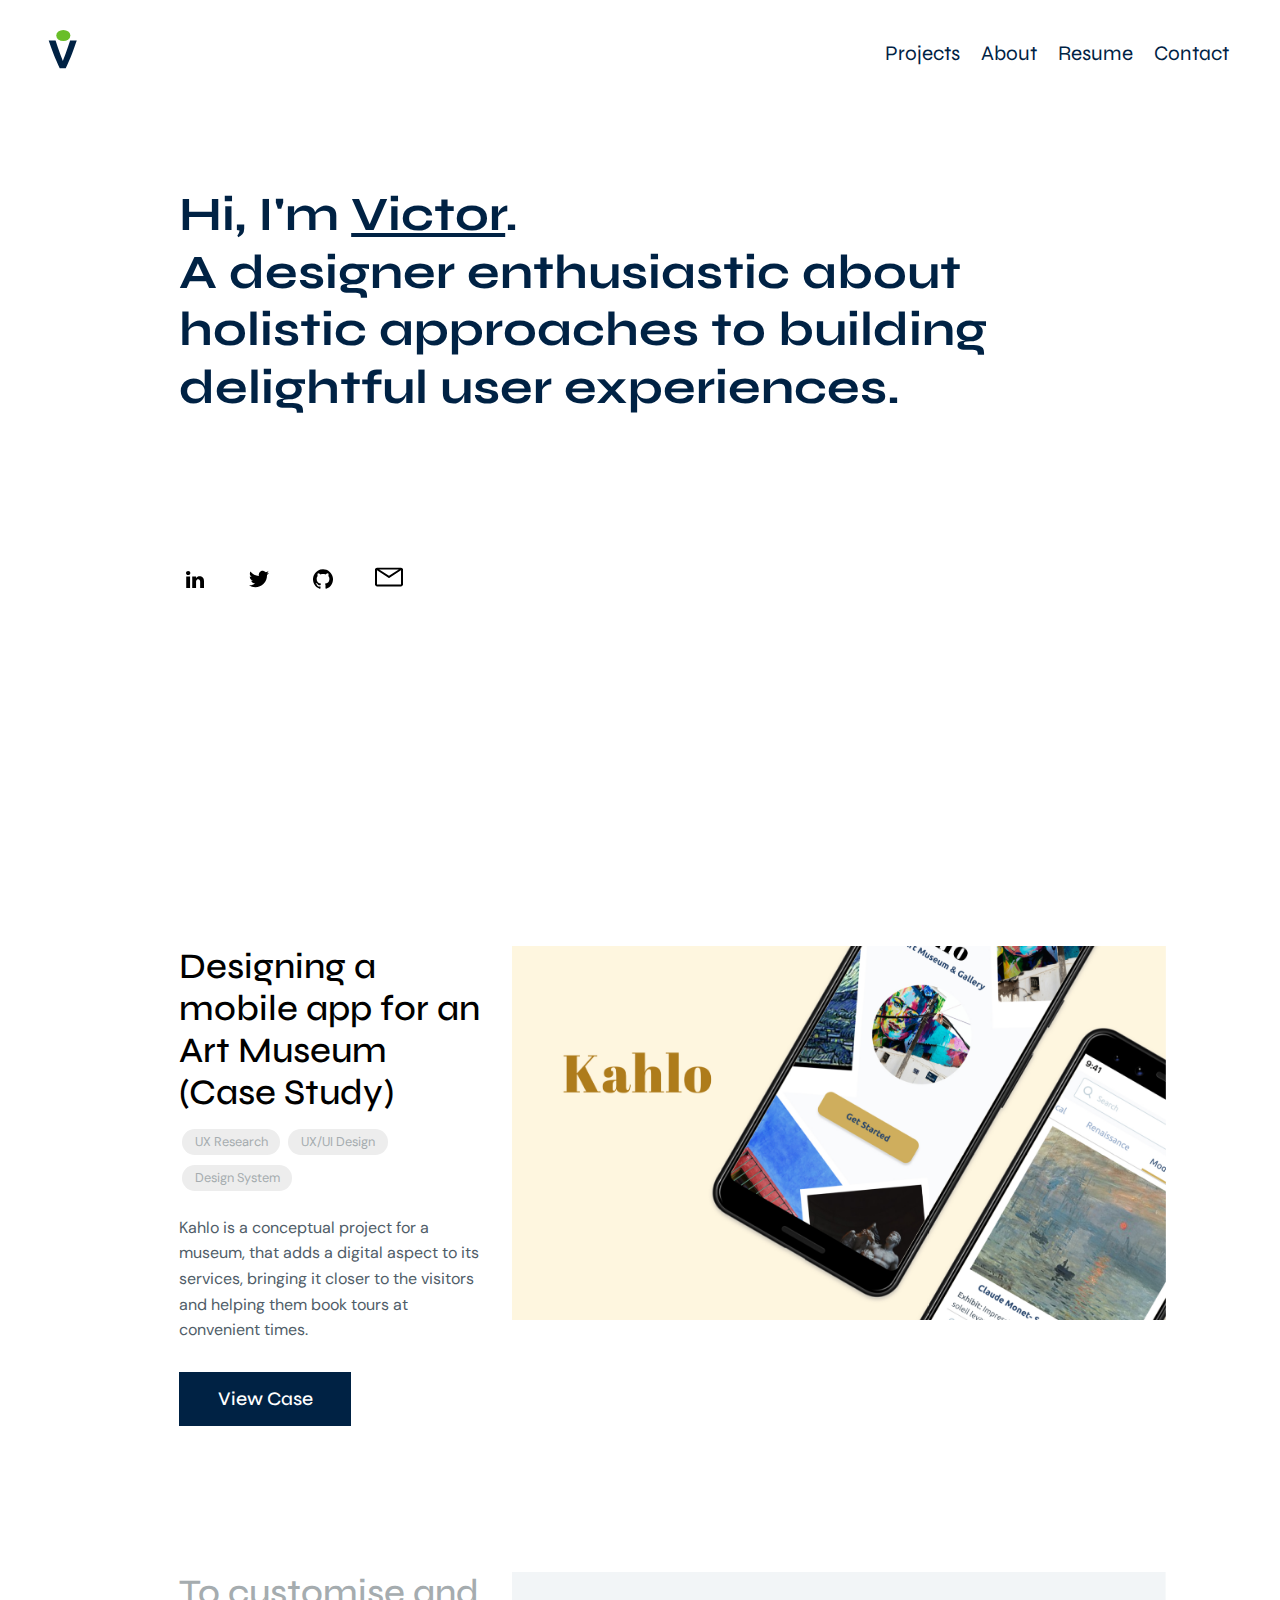
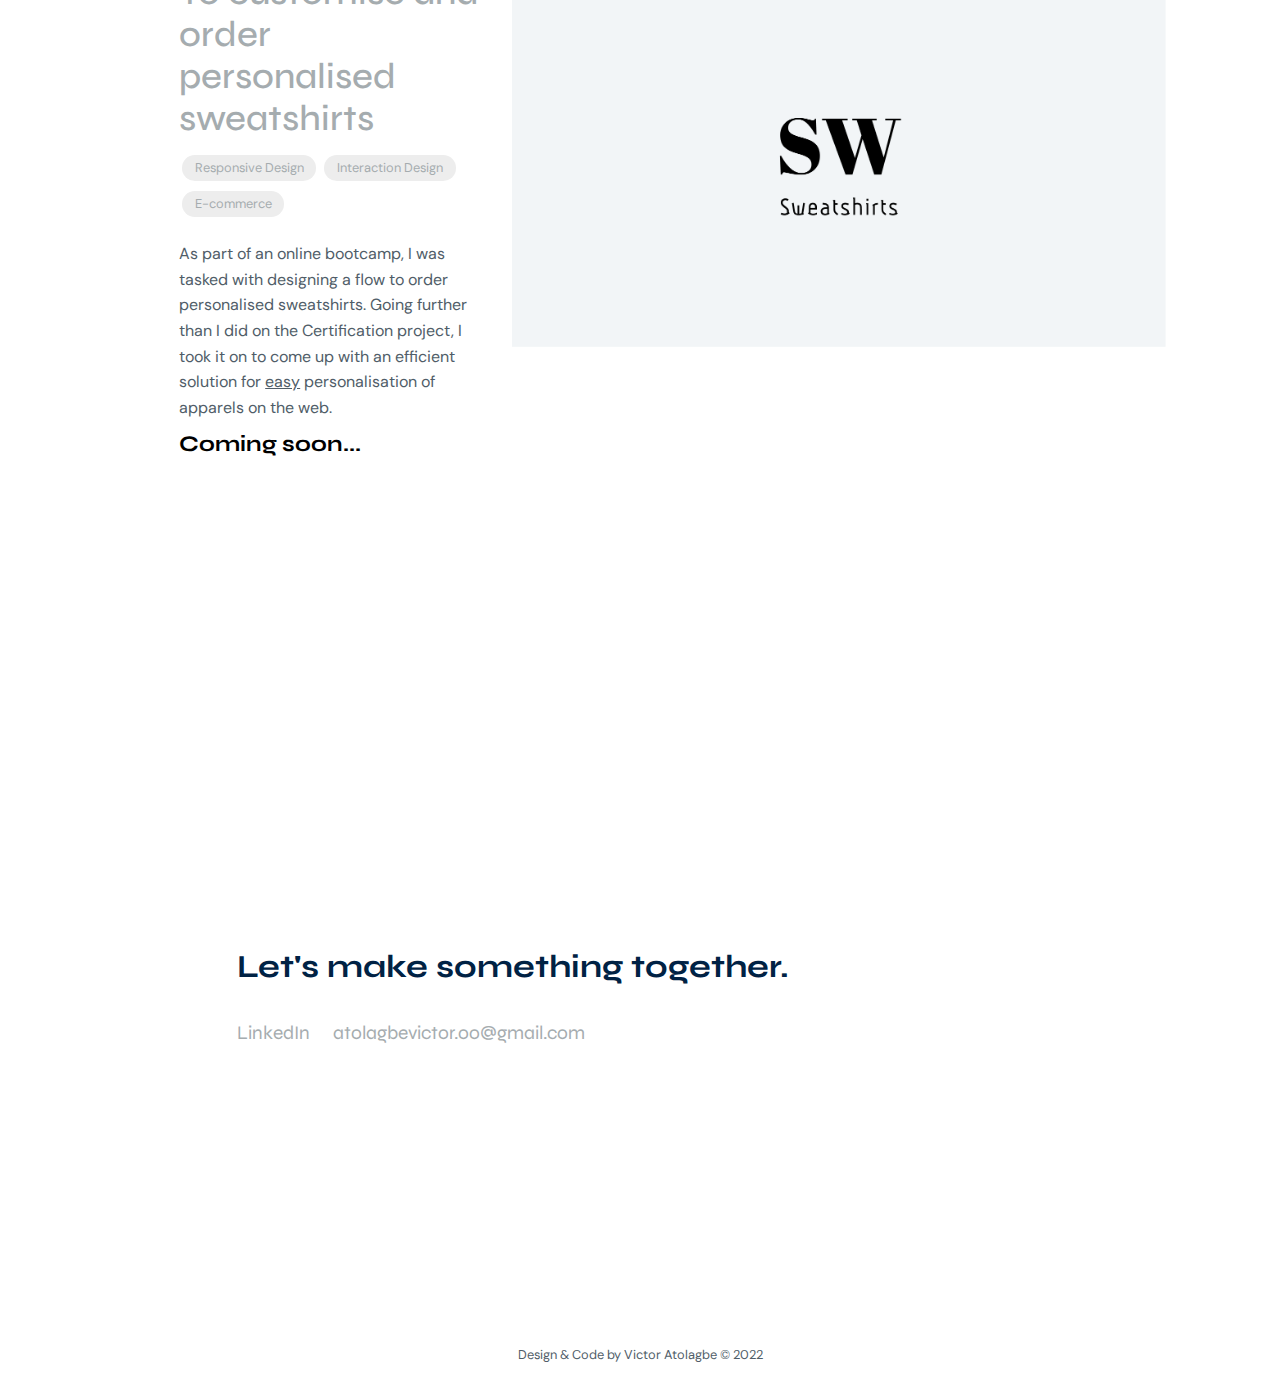
<file: index.html>
<!DOCTYPE html>
<html lang="en">
  <head>
    <meta charset="UTF-8" />
    <meta http-equiv="X-UA-Compatible" content="IE=edge" />
    <meta name="viewport" content="width=device-width, initial-scale=1.0" />
    <title>Atolz's Portfolio</title>
    <link rel="stylesheet" href="css/main.css"/>
  </head>
  <body class="body">
    <header class="navbar">
      <div class="nav-container">
        <a class="logo" href="/index.html"> <img src="images/Logo.svg" alt="V-logo" /></a>

        <img id="mobile-cta" class="mobile-menu" src="images/hamburger.svg" alt="open-sidebar" />

        <nav id="nav-home">
          <img id="mobile-exit" class="mobile-menu-exit" src="images/cancel.svg" alt="close-sidebar" />

          <ul id="nav-home" class="nav-links">
            <li><a id="projects-nav" href="#projects">Projects</a></li>
            <li><a id="about-nav" href="/about.html">About</a></li>
            <li><a id="resume-nav" href="https://drive.google.com/file/d/1bJQ9JyFcyzW9Uz1jOk0lRh6M59yqq4od/view?usp=sharing" target="_blank">Resume</a></li>
            <li><a id="contact-nav" href="#contact">Contact</a></li>
          </ul>
        </nav>
      </div> 
    </header>
    <!-- style="background-color: orange" -->
    <section class="hero-section">
      <div class="hero-container">
        <div class="left-col">
          <h1 class="welcome-text">
            Hi, I'm <a href="/about.html">Victor</a>.
            <br />
            A designer enthusiastic about holistic approaches to building delightful user experiences.
          </h1>
        </div>
        <div class="right-col">
          <img class="img-portrait" src="images/landingfoto.jpeg" alt="vic-portrait" />
          <div class="soc-icons-links">
            <a href="http://www.linkedin.com/in/victor-atolagbe" target="_blank"><img src="images/linkedin.svg" alt="linkedin-icon-link" /></a>
            <a href="https://twitter.com/atolavic" target="_blank"><img src="images/twitter.svg" alt="twitter-icon-link" /></a>
            <a href="https://github.com/atolzvt"><img src="images/guthub.svg" alt="github-icon-link" /></a>
            <a href="mailto:atolagbevictor.oo@gmail.com"><img src="images/email.svg" alt="e-mail-icon-link" /></a>
          </div>
        </div>
      </div>
    </section>

    <section id="projects" class="proj-section">
      <div class="proj-container">
        <ul>
          <li>
            <div class="proj-wrap">
              <div class="proj-thumbnail">
                <a href="/kahlo.html"><img src="images/kahlo-thumbnail.png" alt="kahlo-thumbnail" /></a>
              </div>

              <div class="proj-desc">
                <h3 class="h3">Designing a mobile app for an Art Museum (Case Study)</h3>
                <div class="proj-tags">
                  <p class="proj-tag">UX Research</p>
                  <p class="proj-tag">UX/UI Design</p>
                  <p class="proj-tag">Design System</p>
                </div>

                <p class="summ">
                  Kahlo is a conceptual project for a museum, that adds a digital aspect to its services, bringing it closer to the visitors and helping them book tours at convenient times.
                </p>

                <div class="view-btn">
                  <a href="/kahlo.html">View Case</a>
                </div>
              </div>
            </div>
          </li>
            <br>
            <br>
          <li class="soon">
            <div class="proj-wrap">
              <div class="proj-thumbnail sw-thumbnail">
                <img src="/images/SW-thumbnail.png" alt="sw-thumbnail"/>
              </div>

              <div class="proj-desc">
                <h3 class="h3">To customise and order personalised sweatshirts</h3>
                <div class="proj-tags">
                  <p class="proj-tag">Responsive Design</p>
                  <p class="proj-tag">Interaction Design</p>
                  <p class="proj-tag">E-commerce</p>
                </div>

                <p class="summ">
                  As part of an online bootcamp, I was tasked with designing a flow to order personalised sweatshirts.  Going further
                  than I did on the Certification project, I took it on to come up with an efficient solution for <u>easy</u> personalisation 
                  of apparels on the web.  
                </p>

                <div class="view-btn soon">
                  <h3>Coming soon...</h3>
                </div>
              </div>
            </div>
          </li>
        </ul>
      </div>
    </section>

    <section id="contact" class="contact-section">
      <div class="contact-container">
        <h2>Let's make something together.</h2>
        <div class="social">
          <a href="http://www.linkedin.com/in/victor-atolagbe" target="_blank" class="soc-link"> LinkedIn</a>
          <a href="mailto:atolagbevictor.oo@gmail.com" target="_blank" class="soc-link"> atolagbevictor.oo@gmail.com</a>
        </div>
      </div>
    </section>
    <section class="footer-section">
      <p>Design & Code by Victor Atolagbe &copy 2022</p>
    </section>

    <script src="js/activate-section-nav.js"></script>
    <script src="js/sidebar.js"></script> 
    
  </body>
</html>
</file>
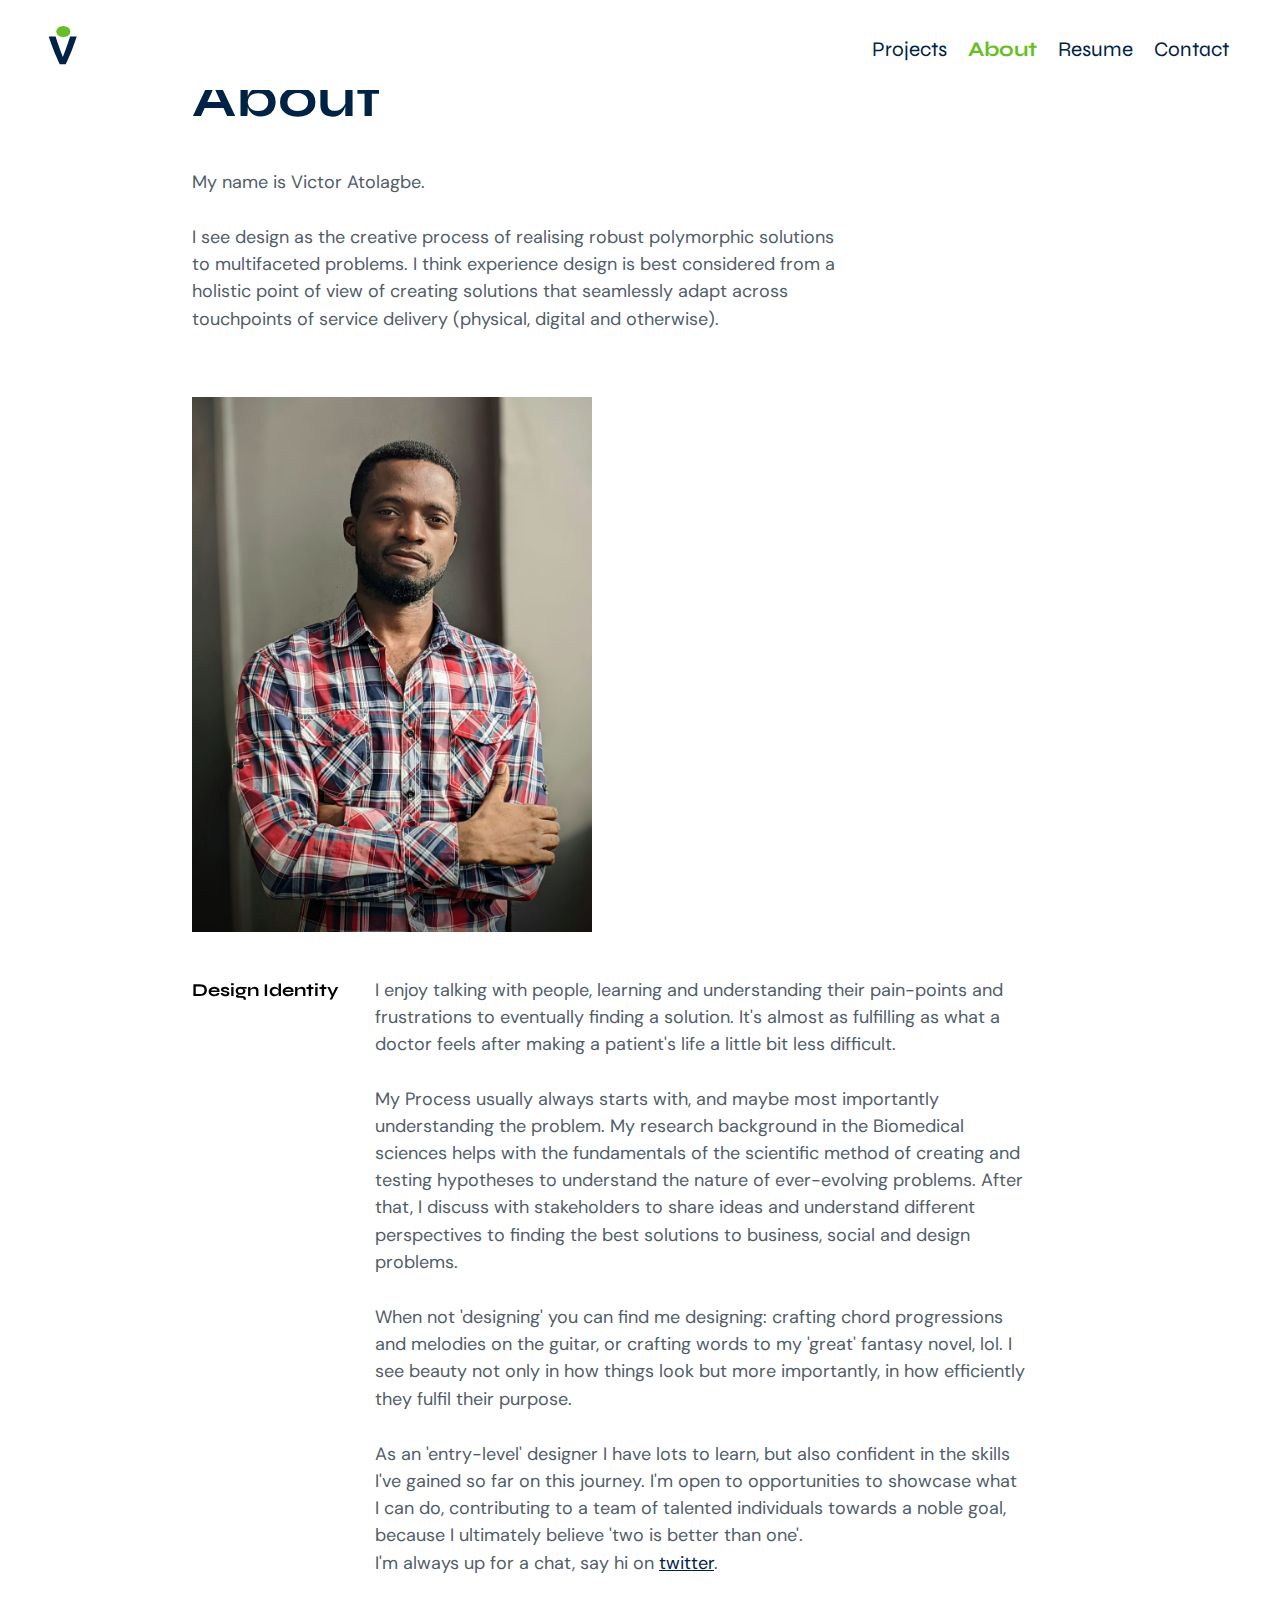
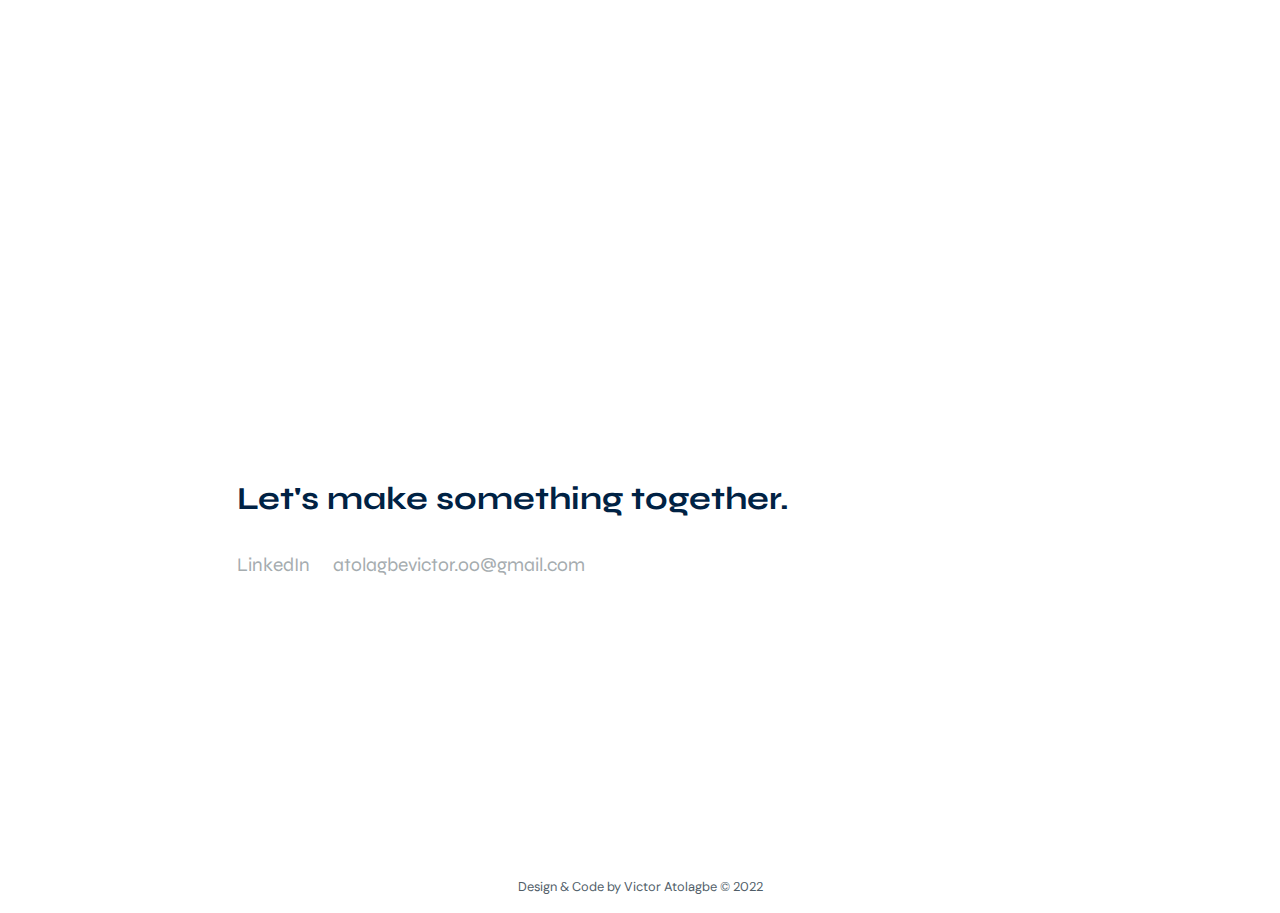
<file: about.html>
<!DOCTYPE html>
<html lang="en">
    <head>
    <meta charset="UTF-8">
    <meta http-equiv="X-UA-Compatible" content="IE=edge">
    <meta name="viewport" content="width=device-width, initial-scale=1.0">
    <title>Atolz's Portfolio</title>
    <link rel="stylesheet" href="css/main.css">
    </head>

    <body>
        <header class="navbar">
            <div class="nav-container">
              <a class="logo" href="/index.html"> <img src="images/Logo.svg" alt="V-logo" /></a>
      
              <img id="mobile-cta" class="mobile-menu" src="images/hamburger.svg" alt="open-sidebar" />
      
              <nav id="nav-home">
                <img id="mobile-exit" class="mobile-menu-exit" src="images/cancel.svg" alt="close-sidebar" />
      
                <ul id="nav-home" class="nav-links">
                  <li><a id="projects-nav" href="/index.html#projects">Projects</a></li>
                  <li><a id="about-nav" href="/about.html" class="active-nav">About</a></li>
                  <li><a id="resume-nav" href="https://drive.google.com/file/d/1bJQ9JyFcyzW9Uz1jOk0lRh6M59yqq4od/view?usp=sharing" target="_blank">Resume</a></li>
                  <li><a id="contact-nav" href="#contact">Contact</a></li>
                </ul>
              </nav>
            </div> 
          </header>

        <section class="main-about">
            <div class="about-head">
                <h1>About</h1>
                <p>My name is Victor Atolagbe.</p>
                <p>I see design as the creative process of realising robust polymorphic solutions to multifaceted problems. 
                    I think experience design is best considered from a holistic point of view of creating solutions
                     that seamlessly adapt across touchpoints of service delivery (physical, digital and otherwise).
                </p>
                <img src="images/aboutfoto.jpeg" alt="big-foto">
            </div>
            <div class="about-body">
                <div class="h4"><h4>Design Identity</h4></div>
                <div>
                    <p>  
                        I enjoy talking with people, learning and understanding their pain-points and frustrations to eventually finding a solution. 
                        It's almost as fulfilling as what a doctor feels after making a patient's life a little bit less difficult.
                        <br>
                        <br>
                        My Process usually always starts with, and maybe most importantly  understanding the problem. 
                        My research background in the Biomedical sciences helps with the fundamentals of the scientific method of creating and 
                        testing hypotheses to understand the nature of ever-evolving problems.
                        After that, I discuss with stakeholders to share ideas and understand different perspectives to finding 
                        the best solutions to business, social and design problems. 
                    </p>  
                    <p>
                        When not 'designing' you can find me designing: crafting chord progressions and melodies on the guitar, 
                        or crafting words to my 'great' fantasy novel, lol. I see beauty not only in how things look  
                        but more importantly, in how efficiently they fulfil their purpose. 
                        <br>
                    </p>              
                    <p class="lastp">  
                        As an 'entry-level' designer I have lots to learn, but also confident in the skills 
                        I've gained so far on this journey. I'm open to opportunities to showcase what I can do, contributing 
                        to a team of talented individuals towards a noble goal, because I ultimately believe 'two is better than one'.
                        <br>
                        I'm always up for a chat, say hi on <a href="https://twitter.com/atolavic">twitter</a>.
                    </p>
                </div>
            </div>
        </section>

        <section id="contact" class="contact-section">
            <div class="contact-container">
                <h2>Let's make something together. </h2>
                <div class="social">
                    <a href="http://www.linkedin.com/in/victor-atolagbe" target="_blank" class="soc-link"> LinkedIn</a>
                    <a href="mailto:atolagbevictor.oo@gmail.com" target="_blank" class="soc-link"> atolagbevictor.oo@gmail.com</a>
                </div>
            </div>
        </section>
        <section class="footer-section">
            <p>Design & Code by Victor Atolagbe &copy 2022</p>
          </section>

        <script>
            const contactNav = document.getElementById("contact-nav");
            const about = document.getElementById("about-nav");
            const csection = document.getElementById("contact");

            const csectionOptions = {
                
            }

            const csectionObserver = new IntersectionObserver
            (function(
                entries,
                csectionObserver
                ) {
                    entries.forEach(entry => {
                        if (entry.isIntersecting) {
                          contactNav.classList.add("active-nav"),
                          about.classList.remove("active-nav");

                        } else {
                          contactNav.classList.remove("active-nav"),
                          about.classList.add("active-nav");
                        }
                    })
                },
                csectionOptions);

                csectionObserver.observe(csection);
        
        </script>
        <script src="js/sidebar.js"></script> 
    </body>
</html>
</file>
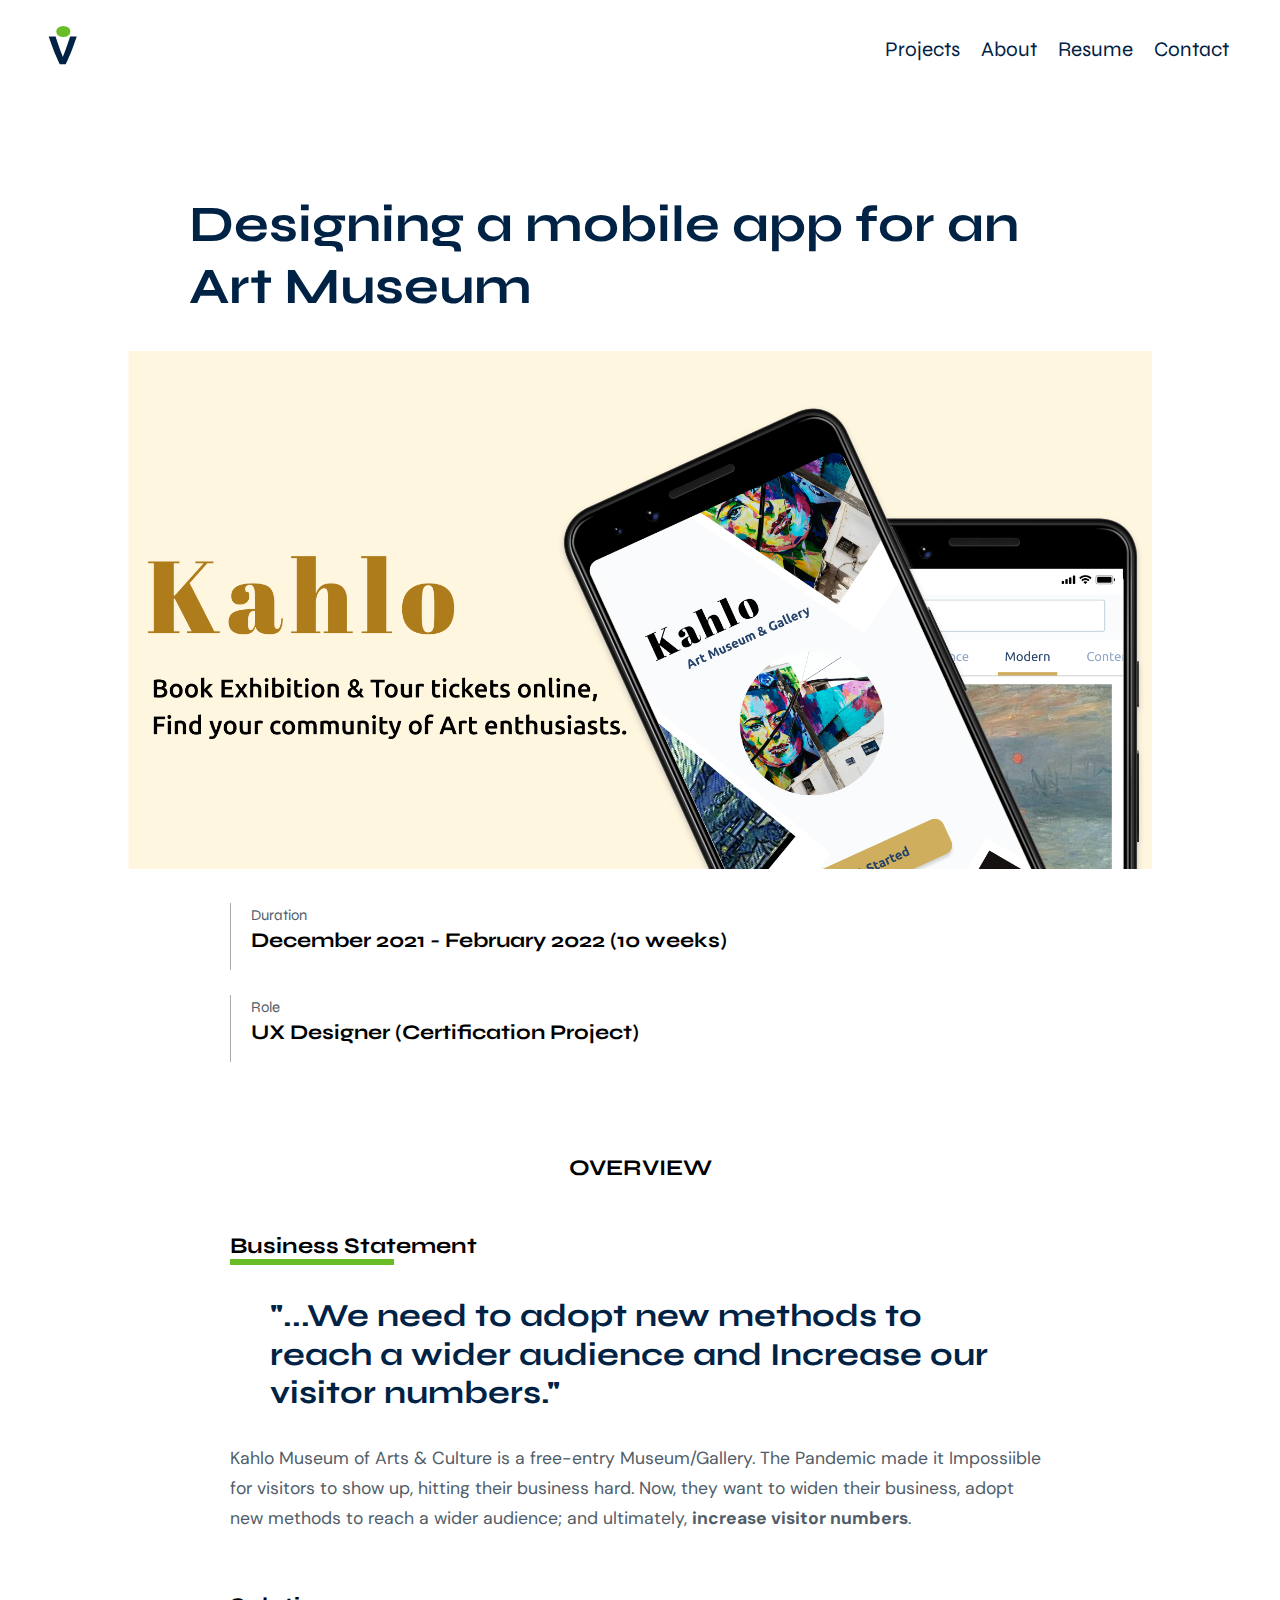
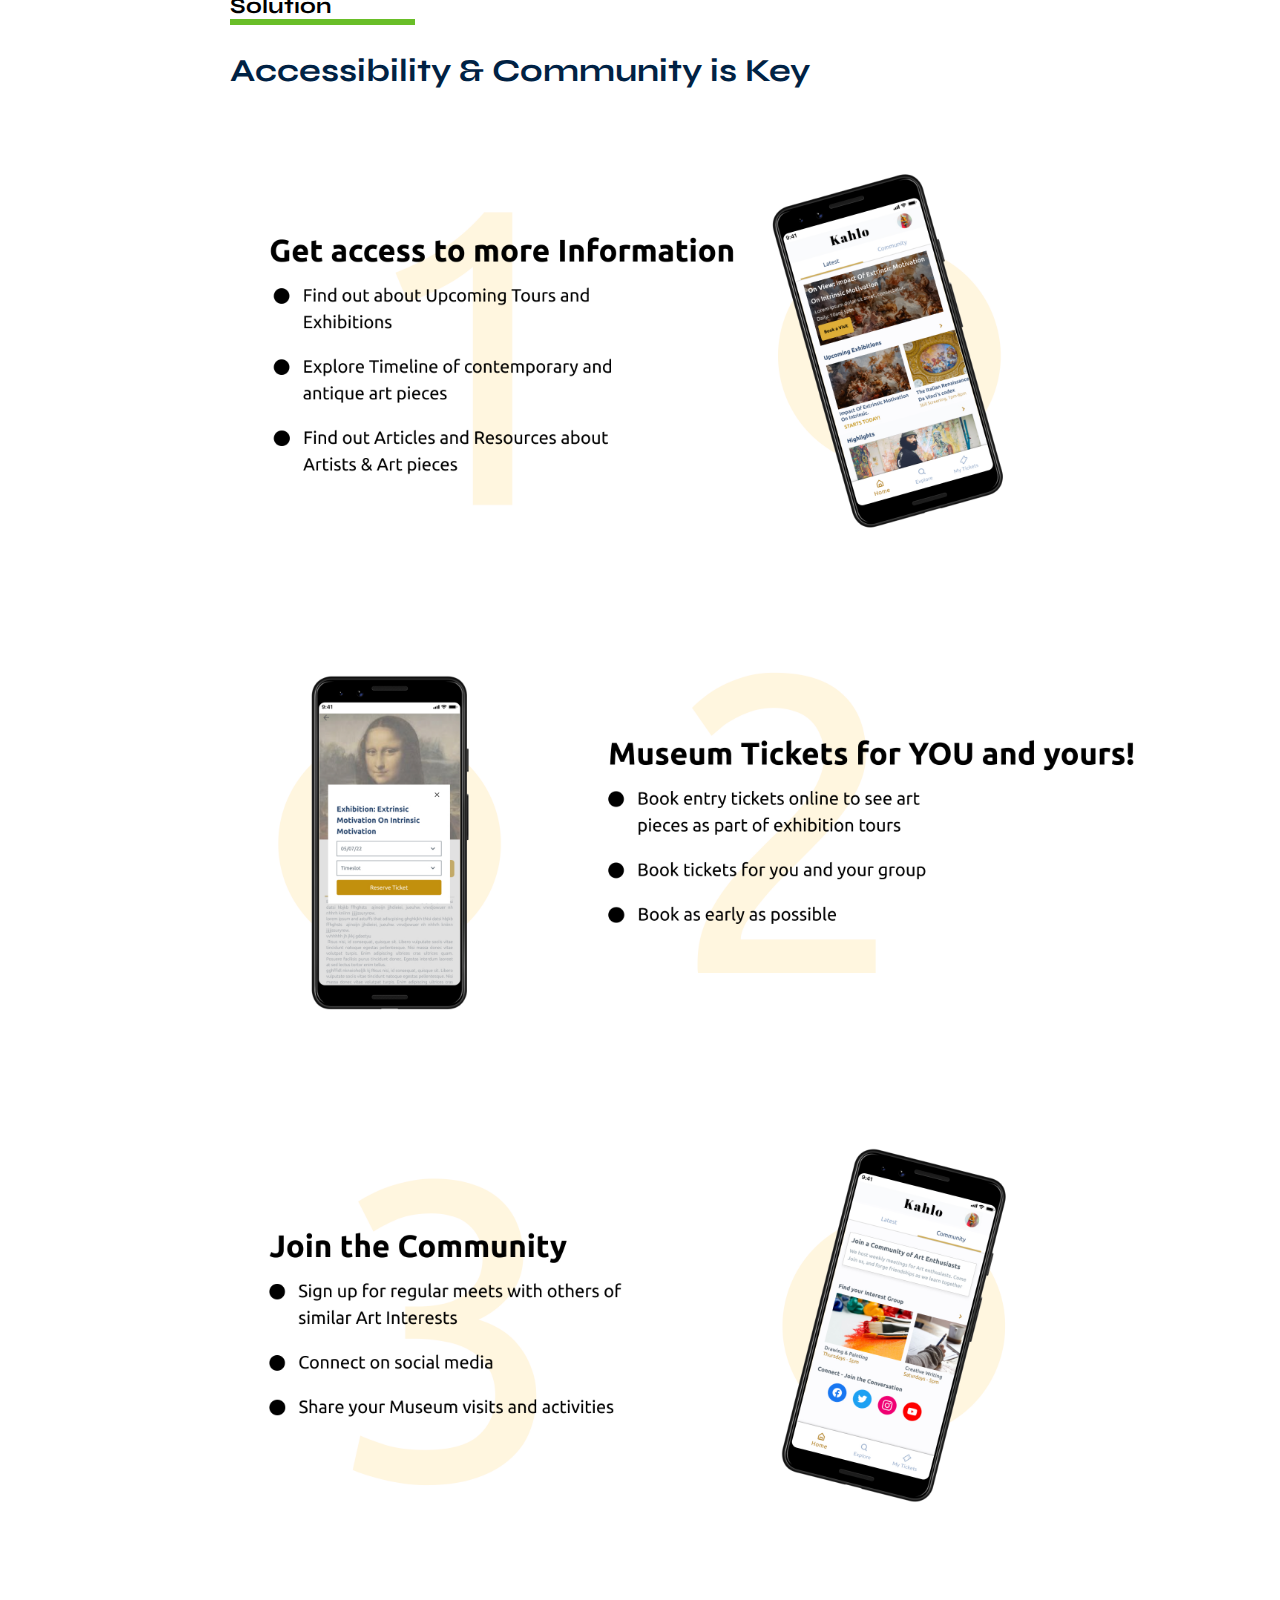
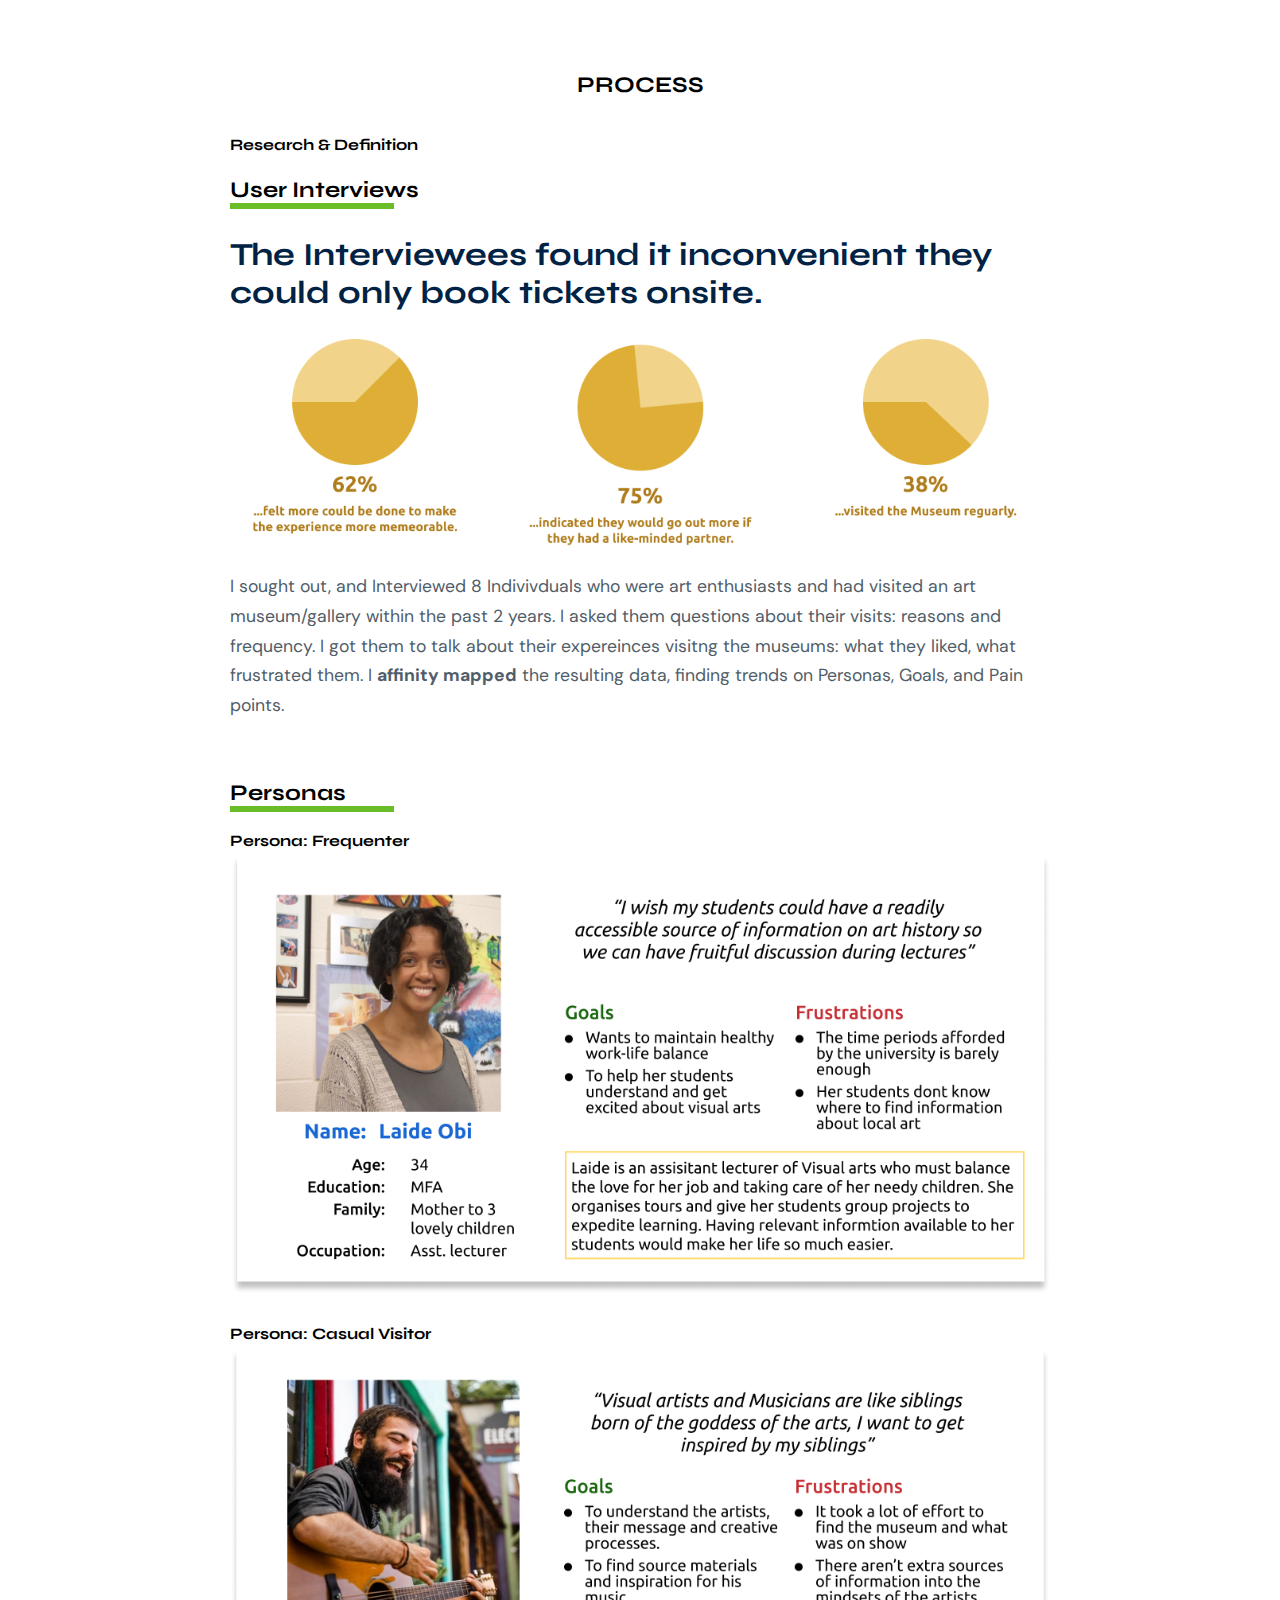
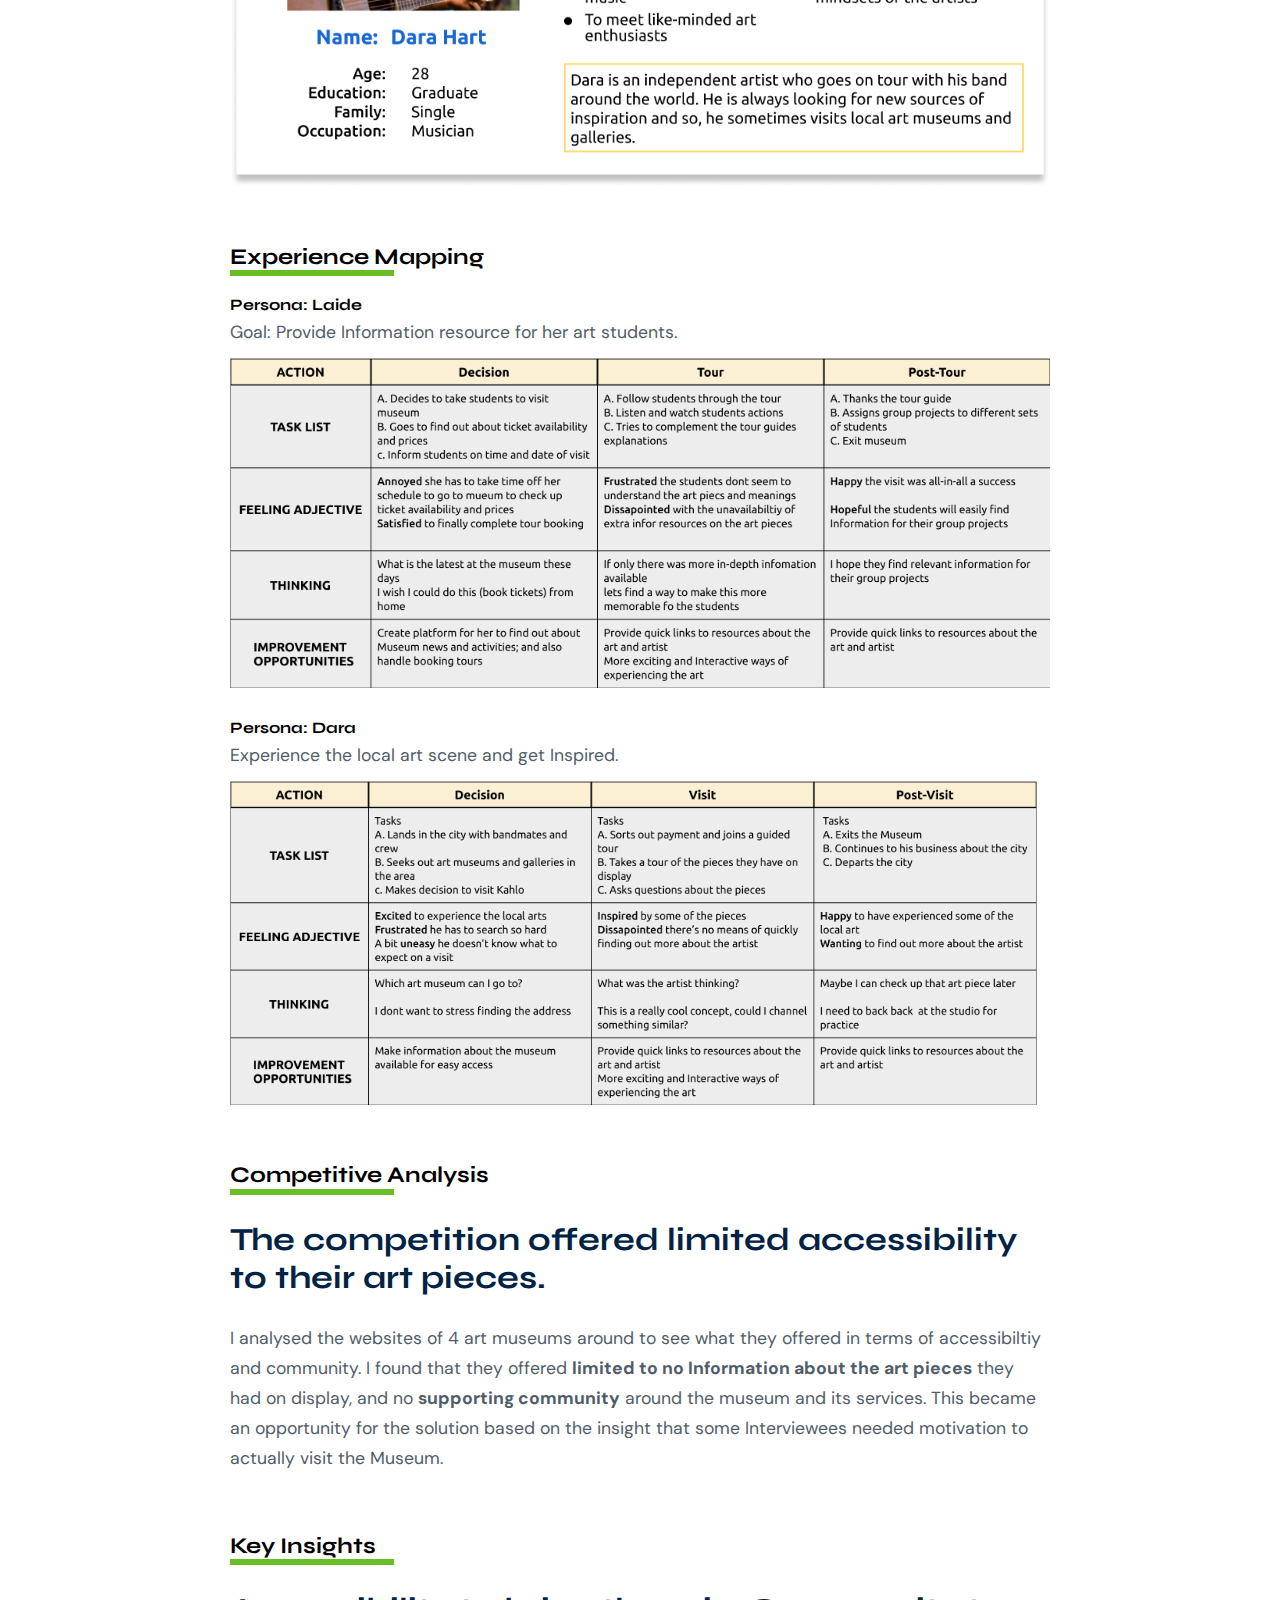
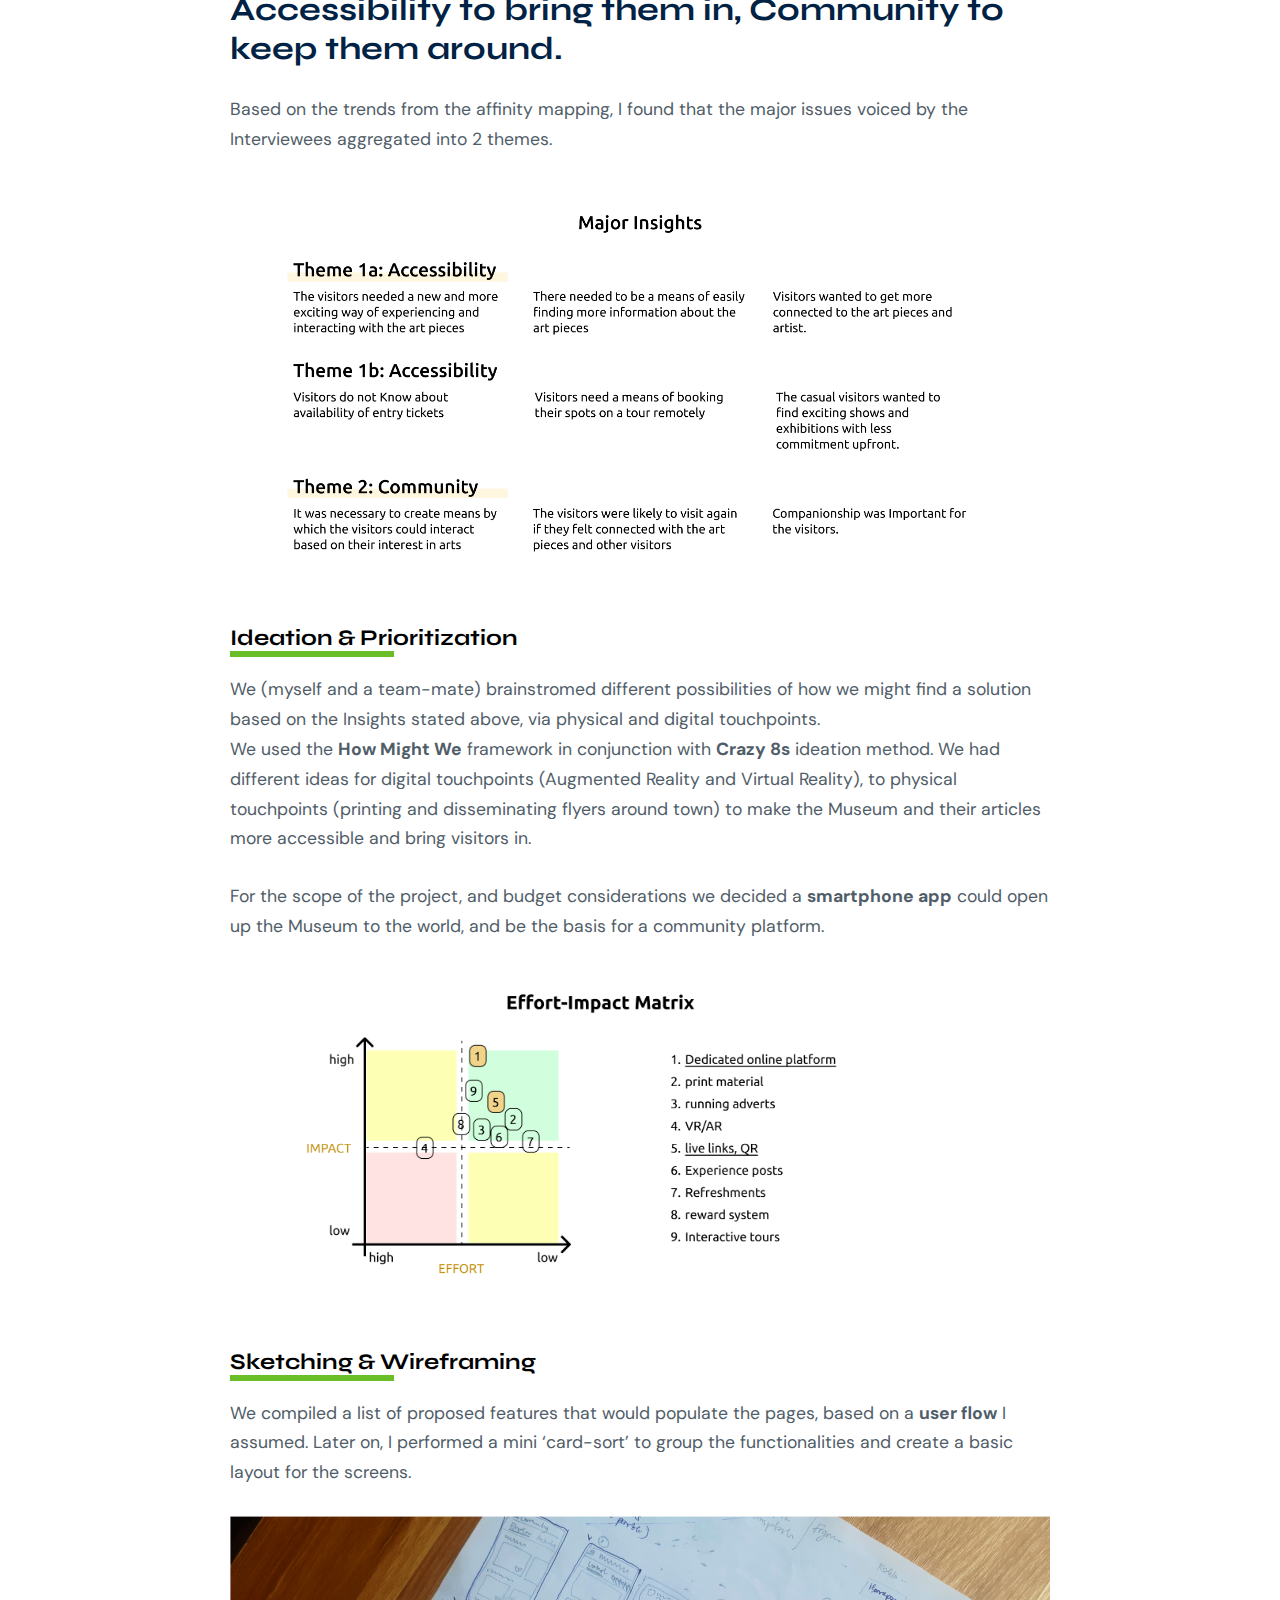
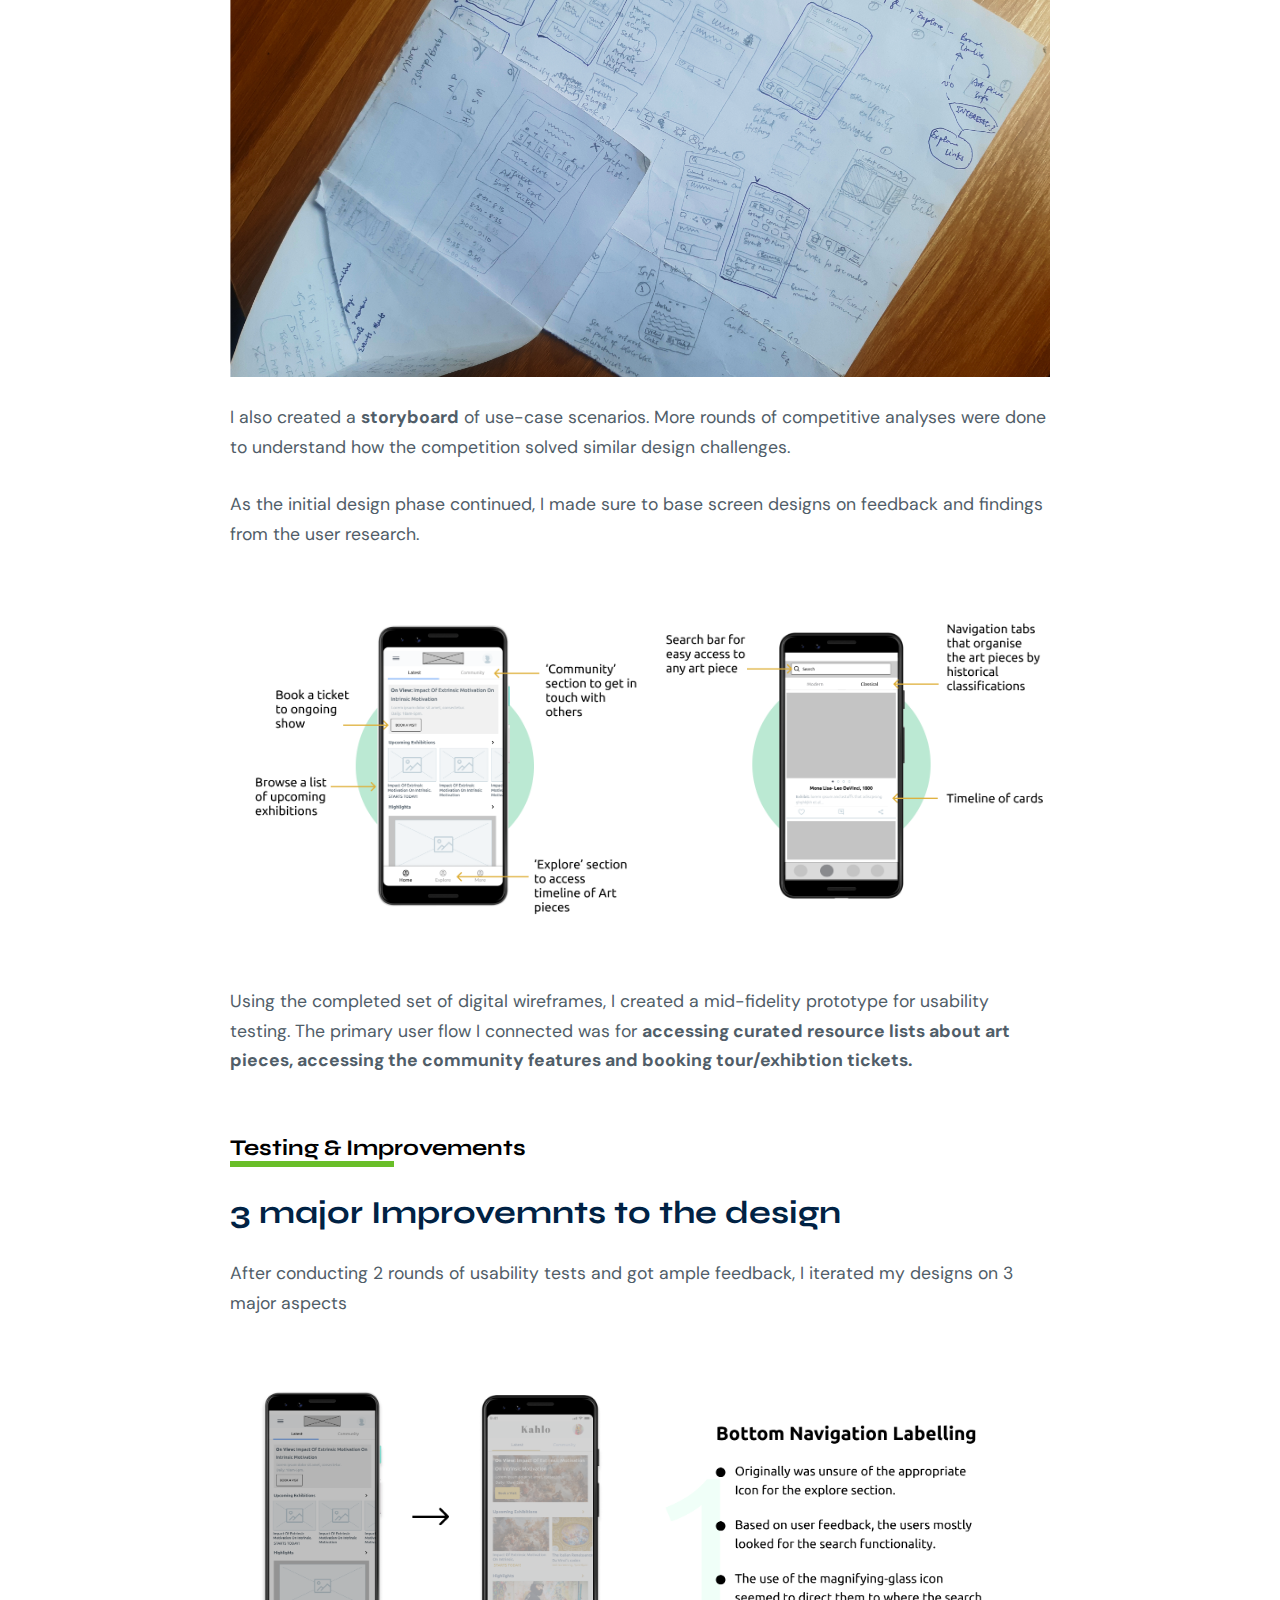
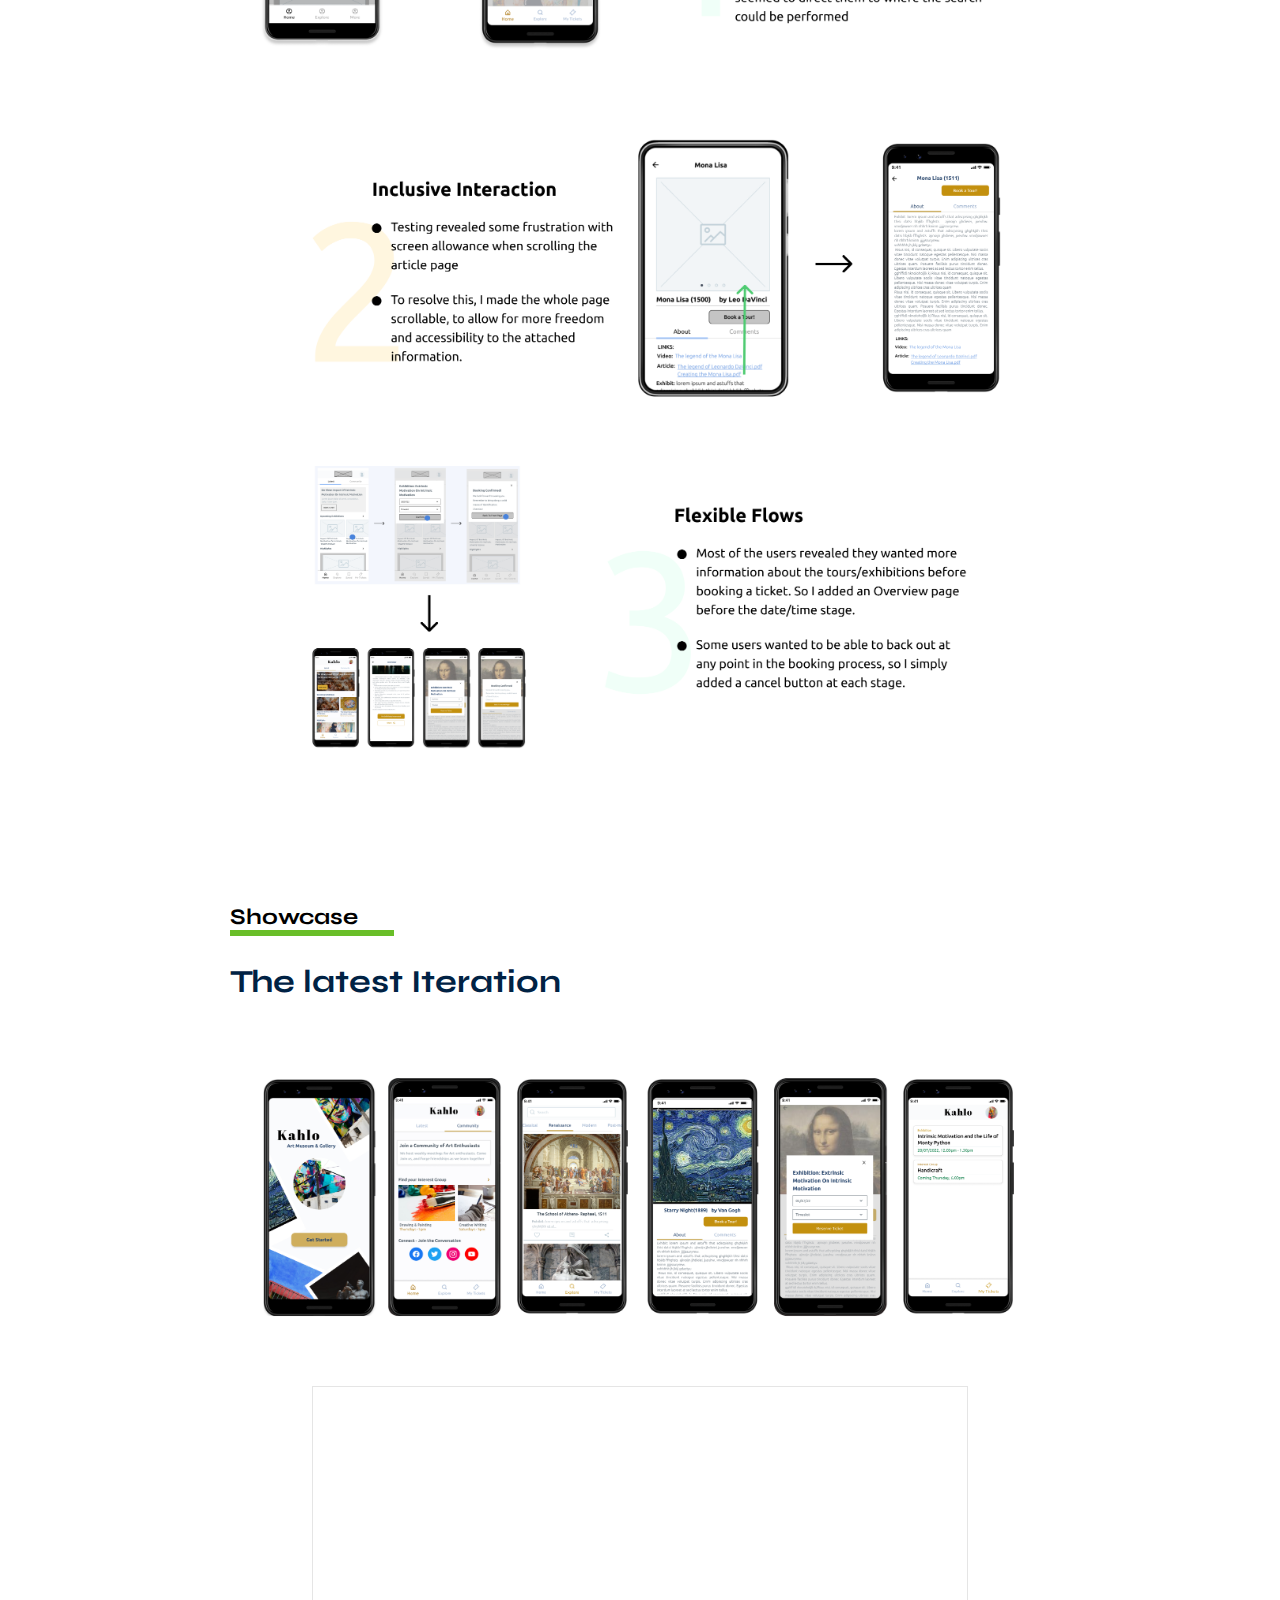
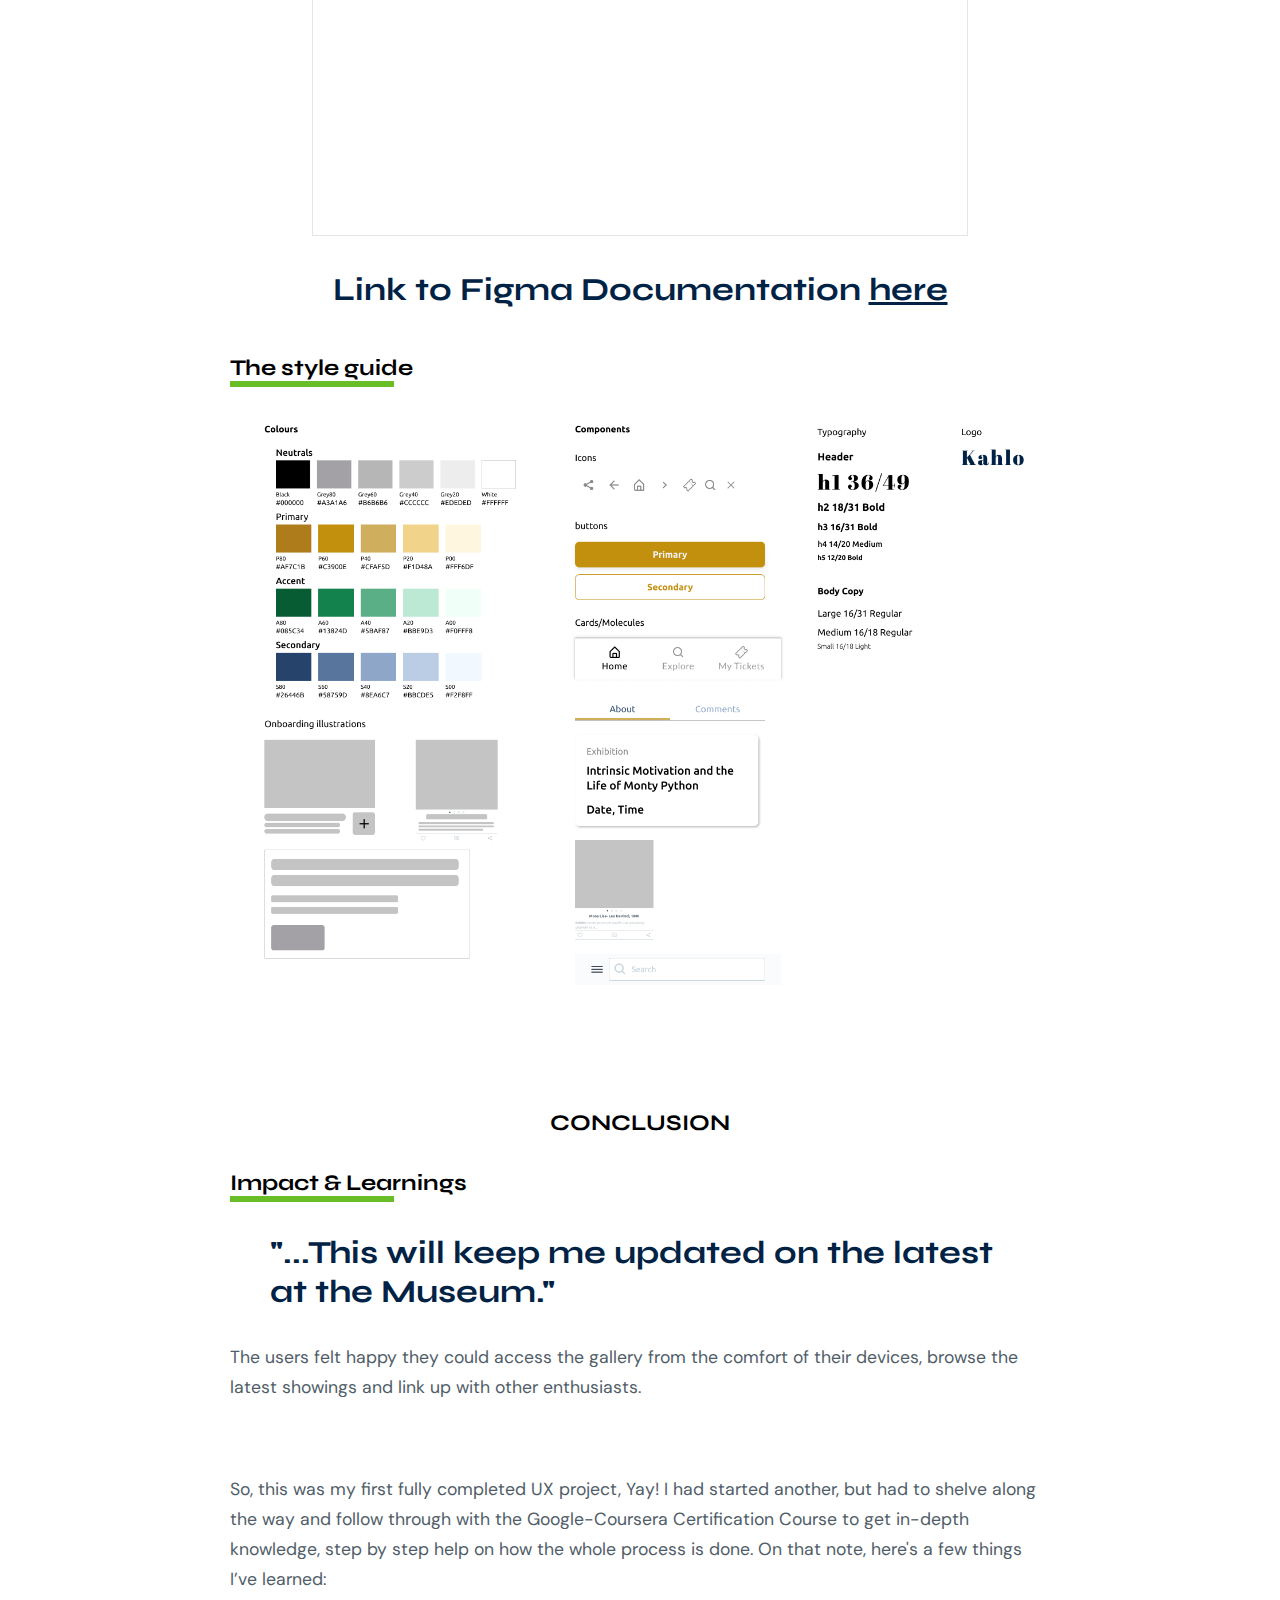
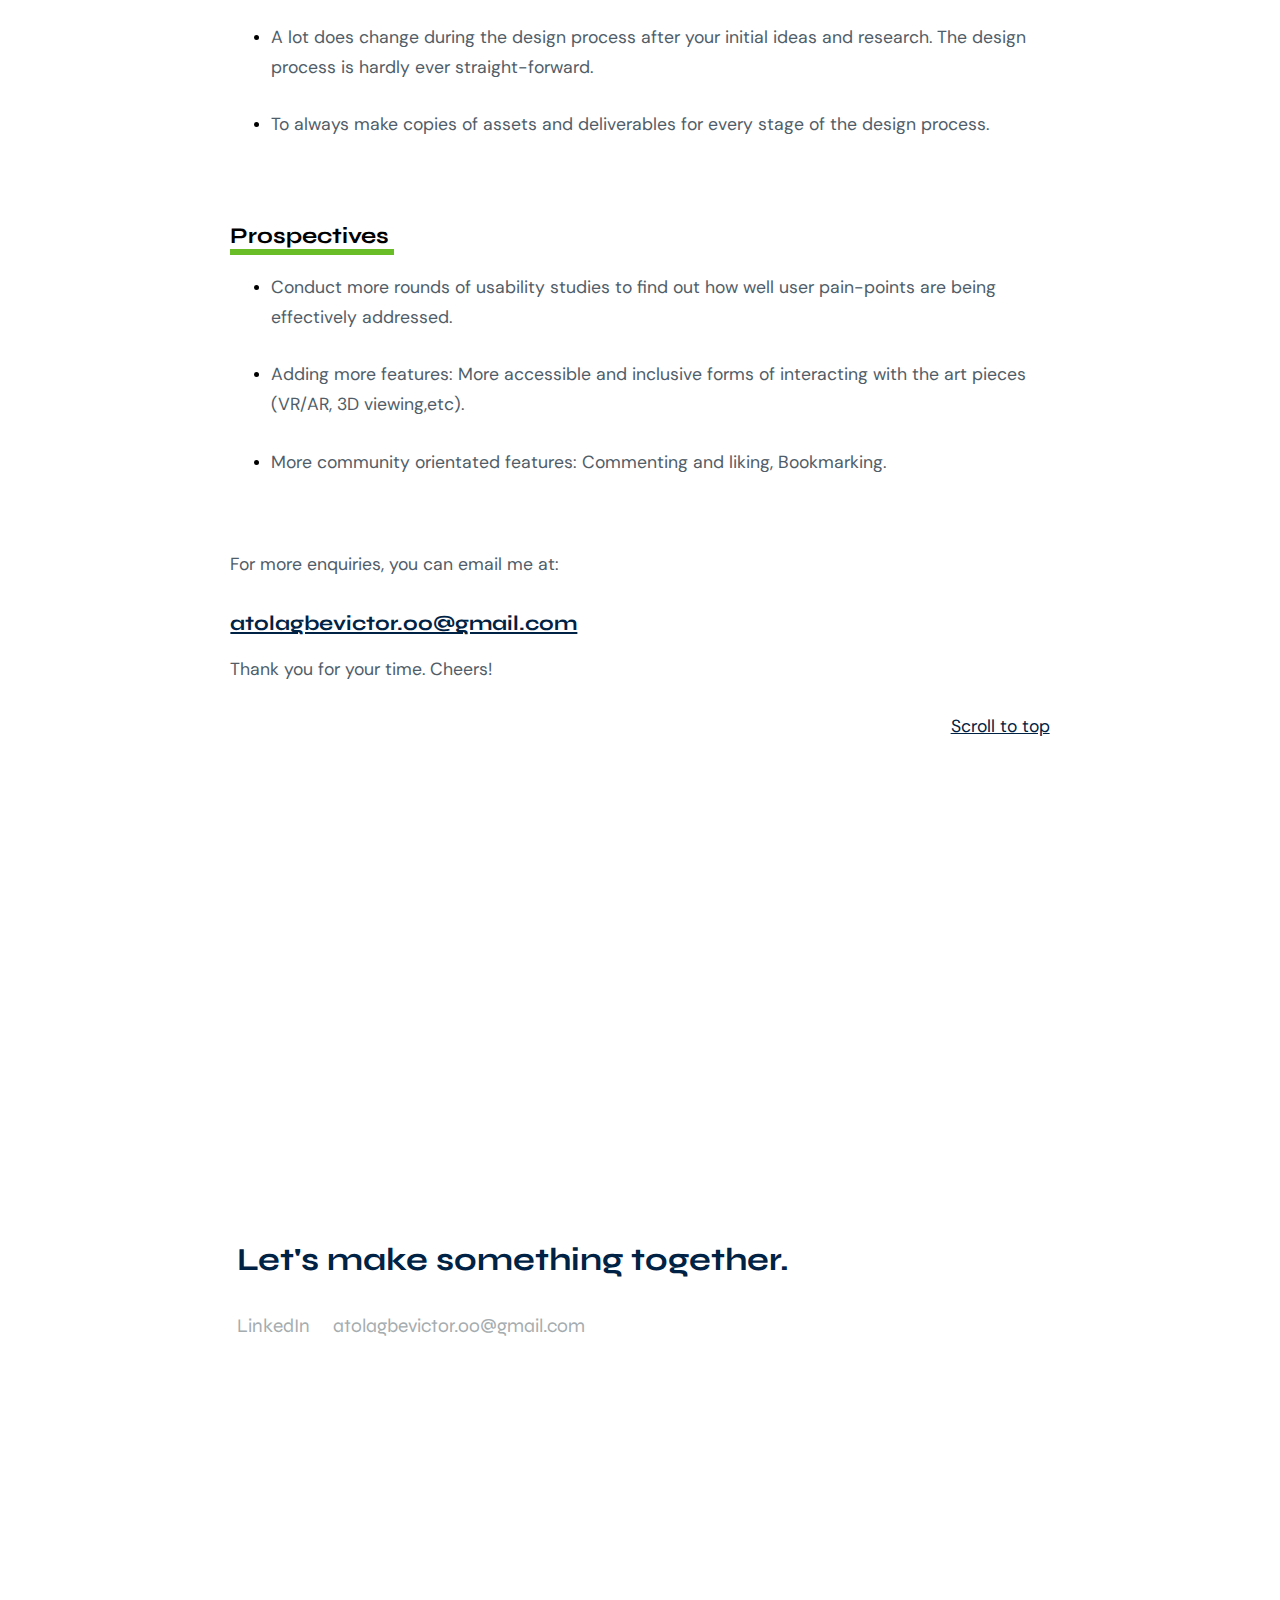
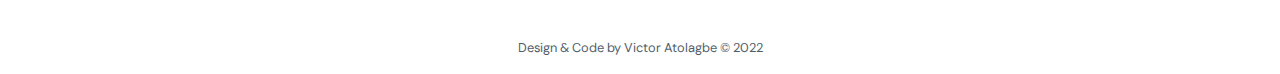
<file: kahlo.html>
<!DOCTYPE html>
<html lang="en">
<head>
    <meta charset="UTF-8">
    <meta http-equiv="X-UA-Compatible" content="IE=edge">
    <meta name="viewport" content="width=device-width, initial-scale=1.0">
    <title>Atolz's Portfolio</title>
    <link rel="stylesheet" href="css/main.css">
</head>
<body>
    <header class="navbar">
        <div class="nav-container">
            <a class="logo" href="/index.html"> <img src="images/Logo.svg" alt="V-logo"></a>
            
            <img id="mobile-cta" class="mobile-menu" src="images/hamburger.svg" alt="open-sidebar">

            <nav>
                <img id="mobile-exit" class="mobile-menu-exit" src="images/cancel.svg" alt="close-sidebar">

                <ul class="nav-links">
                    <li class="current"><a id="project-nav" href="/index.html#projects">Projects</a></li>
                    <li><a id="about-nav" href="/about.html">About</a></li>
                    <li><a id="resume-nav" href="https://drive.google.com/file/d/1bJQ9JyFcyzW9Uz1jOk0lRh6M59yqq4od/view?usp=sharing" target="_blank">Resume</a></li>
                    <li><a id="contact-nav" href="#contact">Contact</a></li>
                </ul>
            </nav>
        </div>
    </header>

    <section id="top" class="kahlo-body">
        <div  class="head-section sec">
            <h1> Designing a mobile app for an Art Museum</h1>
            <div class="hero-banner">
                <img class="hero-img" src="images/kahlo-assets/kahlo-hero.png" alt="hero-img">
            </div>
            <div class="context">
                <div class="proj-context">
                    <div class="text-desc">Duration</div>
                    <h5 class="heading-desc">December 2021 - February 2022 (10 weeks)</h5>
                </div>  
                <div class="proj-context">
                    <div class="text-desc">Role</div>
                    <h5 class="heading-desc">UX Designer (Certification Project)</h5>
                </div>       
            </div>
        </div>

        <div class="overview sec"> 
            <h3 class="cap">OVERVIEW</h3>

            <div class="problem-section sec2">
                <h3>Business Statement</h3>
                <h2><blockquote>"...We need to adopt new methods to reach a wider audience and Increase our visitor numbers."</blockquote></h2>
                <p> Kahlo Museum of Arts & Culture is a free-entry Museum/Gallery.
                    The Pandemic made it Impossiible for visitors to show up, hitting their business hard. 
                    Now, they want to widen their business, adopt new methods to reach a wider audience; 
                    and ultimately, <strong>increase visitor numbers</strong>.
                </p>
            </div>

            <div class="sol-section sec2">
                <h3 class="solly">Solution</h3>
                <h2>Accessibility & Community is Key</h2>
                <img class="sol-img" src="images/kahlo-assets/kahlo-sol-1.png" alt="sol-1">
                <img class="sol-img" src="images/kahlo-assets/kahlo-sol2.png" alt="sol-2">
                <img class="sol-img" src="images/kahlo-assets/kahlo-sol3.png" alt="sol-3">
            </div>
        </div>

        <div class="process sec">
            <h3 class="cap">PROCESS</h3>
            <h4>Research & Definition</h4>

            <div class="research sec2">
                <h3>User Interviews</h3>
                <h2>The Interviewees found it inconvenient they could only book tickets onsite.</h2>
                <img class="research-img" src="images/kahlo-assets/kahlo-intresult.png" alt="interview-results">
                <p> I sought out, and Interviewed 8 Indivivduals who were art enthusiasts and had visited an art museum/gallery 
                    within the past 2 years. I asked them questions about their visits: reasons and frequency. I got them to talk 
                    about their expereinces visitng the museums: what they liked, what frustrated them. I <strong>affinity mapped</strong> 
                    the resulting data, finding trends on Personas, Goals, and Pain points. 
                </p>
            </div>

            <div class="Personas sec2">
                <h3>Personas</h3>
                <div class="perso-card">
                    <h4>Persona: Frequenter</h4>
                    <img src="images/kahlo-assets/Frame 567.png" alt="persona1">
                </div>
                <div class="perso-card">
                    <h4>Persona: Casual Visitor</h4>
                    <img src="images/kahlo-assets/Frame 567-1.png" alt="persona2">
                </div> 
            </div>
            
            <div class="exp-map sec2">
                <h3>Experience Mapping</h3>
                <div class="em-card">
                    <h4>Persona: Laide</h4>
                    <p>Goal: Provide Information resource for her art students.</p>
                    <img src="images/kahlo-assets/kahlo-cj1.png" alt="cj1">
                </div>
                <div class="em-card">
                    <h4>Persona: Dara</h4>
                    <p>Experience the local art scene and get Inspired.</p>
                    <img src="images/kahlo-assets/kahlo-cj2.png" alt="cj2">
                </div>
            </div>

            <div class="comp-analysis sec2">
                <h3>Competitive Analysis</h3>
                <h2>The competition offered limited accessibility to their art pieces.</h2>
                <p> I analysed the websites of 4 art museums around to see what they offered in terms of accessibiltiy and community. 
                    I found that they offered <strong>limited to no Information about the art pieces</strong> they had on display, and no 
                    <strong>supporting community</strong> around the museum and its services. This became an opportunity for the solution 
                    based on the insight that some Interviewees needed motivation to actually visit the Museum. 
                </p>
            </div>

            <div class="key-insight sec2">
                <h3>Key Insights</h3>
                <h2>Accessibility to bring them in, Community to keep them around.</h2>
                <p> Based on the trends from the affinity mapping, I found that 
                    the major issues voiced by the Interviewees aggregated into 2 themes. 
                </p>
                <img src="images/kahlo-assets/kahlo-insights.png" alt="insights">
            </div>

            <div class="ideation-prioritz sec2">
                <h3>Ideation & Prioritization</h3>
                <p> We (myself and a team-mate) brainstromed different possibilities of how we might find a solution based on the Insights stated above, 
                    via physical and digital touchpoints. </br>
                    We used the <strong>How Might We</strong> framework in conjunction with <strong>Crazy 8s</strong> ideation method. We had 
                    different ideas for digital touchpoints (Augmented Reality and Virtual Reality), to physical touchpoints
                    (printing and disseminating flyers around town) to make the Museum and their articles more accessible and bring visitors in. </p>
                <p> For the scope of the project, and budget considerations we decided a <strong>smartphone app</strong> could open up the Museum 
                    to the world, and be the basis for a community platform.
                </p>
                <img src="images/kahlo-assets/kahlo-prioritz.png" alt="matrix">
            </div>

            <div class="sketching sec2">
                <h3>Sketching & Wireframing</h3>
                <p> We compiled a list of proposed features that would populate the pages, based on a <strong>user flow</strong> I assumed.
                    Later on, I performed a mini ‘card-sort’ to group the functionalities and create a basic layout for the screens.                     
                </p>
                <img src="images/kahlo-assets/kahlo-sketch px.jpg" alt="sketch">
                <p> I also created a <strong>storyboard</strong> of use-case scenarios. More rounds of competitive analyses were
                    done to understand how the competition solved similar design challenges.                     
                </p>
                <p>
                    As the initial design phase continued, I made sure to base screen designs on feedback and findings from the user research.                    
                </p>
                <img src="images/kahlo-assets/kahlo-ideate.png" alt="ideate">
                <p>
                    Using the completed set of digital wireframes, I created a mid-fidelity prototype for usability testing. 
                    The primary user flow I connected was for <strong>accessing curated resource lists about art pieces, accessing the community
                     features and booking tour/exhibtion tickets.</strong>               
                </p>
            </div>

            <div class="testing sec2">
                <h3>Testing & Improvements</h3>
                <h2>3 major Improvemnts to the design</h2>
                <p>After conducting 2 rounds of usability tests and got ample feedback, I iterated my designs on 3 major aspects</p>
                <img class="iter-img" src="images/kahlo-assets/kahlo-iter1.png" alt="iter-1">
                <img class="iter-img" src="images/kahlo-assets/kahlo--iter2.png" alt="iter-2">
                <img class="iter-img" src="images/kahlo-assets/kahlo-iter3.png" alt="iter-3">
            </div> 
        </div>

        <div class="process showcase sec">
            <div class="showcase sec2">
                <h3>Showcase</h3>
                <h2>The latest Iteration</h2>
                <img class="show-img" src="images/kahlo-assets/kahlo-showcase.png" alt="Showcase">
            </div>

            <iframe style="border: 1px solid rgba(0, 0, 0, 0.1);" width="800" height="450" src="https://www.figma.com/embed?embed_host=share&url=https%3A%2F%2Fwww.figma.com%2Fproto%2FngJ0lxGJc6ilwcRCRhLG7p%2FKahlo%3Fnode-id%3D633%253A2927%26scaling%3Dmin-zoom%26page-id%3D0%253A1%26starting-point-node-id%3D633%253A2927" allowfullscreen></iframe>
        <h2  class="link">Link to Figma Documentation <a href="https://www.figma.com/file/ngJ0lxGJc6ilwcRCRhLG7p/Kahlo">here</a></h2>

        <div class="style-guide sec2">
            <h3>The style guide</h3>
            <img src="images/kahlo-assets/style guide.png" alt="syle-guide">
        </div>
        </div>

        

        <div class="conclusion sec"> 
            <h3 class="cap">CONCLUSION</h3>

            <div class="impact">
                <h3>Impact & Learnings</h3>
                <h2><blockquote>"...This will keep me updated on the latest at the Museum."</blockquote></h2>
                <p>The users felt happy they could access the gallery from the comfort of their devices, browse the latest showings and 
                    link up with other enthusiasts.
                </p>
                <br>
                <p>So, this was my first fully completed UX project, Yay!  I had started another, but had to shelve along the way and follow through 
                    with the Google-Coursera Certification Course to get in-depth knowledge, step by step help on how the whole process is done. 
                    On that note, here's a few things I’ve learned: 
                </p>
                <ul class="conclusion-points">
                    <li><p>A lot does change during the design process after your initial ideas and research. The design process is hardly ever straight-forward.</p></li>
                    <li><p>To always make copies of assets and deliverables for every stage of the design process. </p></li>
                </ul>
                <br>
                <br>
            </div>

            <div class="learnings">
                <h3>Prospectives</h3>
                <ul class="conclusion-points">
                    <li><p>Conduct more rounds of usability studies to find out how well user pain-points are being effectively addressed.</p> </li>
                    <li><p>Adding more features: More accessible and inclusive forms of interacting with the art pieces (VR/AR, 3D viewing,etc).</p></li>
                    <li><p>More community orientated features: Commenting and liking, Bookmarking. </p></li>
                </ul>
                <br>
            </div>

            <p>For more enquiries, you can email me at:</p>
            <a class="mail" href="mailto:atolagbevictor.oo@gmail.com" target="_blank"> <h5>atolagbevictor.oo@gmail.com</h5></a>
            <p>Thank you for your time. Cheers!</p>

            <p class="scroll-top"><a href="#top">Scroll to top</a></p>
        </div>
    </section>

    <section id="contact" class="contact-section">
        <div class="contact-container">
            <h2>Let's make something together. </h2>
            <div class="social">
                <a href="http://www.linkedin.com/in/victor-atolagbe" target="_blank" class="soc-link"> LinkedIn</a>
                <a href="mailto:atolagbevictor.oo@gmail.com" target="_blank" class="soc-link"> atolagbevictor.oo@gmail.com</a>
            </div>
        </div>
    </section>
    <section class="footer-section">
        <p>Design & Code by Victor Atolagbe &copy 2022</p>
      </section>

    <script>
        const contactNav = document.getElementById("contact-nav");
        //const project = document.getElementById("project-nav");
        const csection = document.getElementById("contact");

        const csectionOptions = {
            
        }

        const csectionObserver = new IntersectionObserver
        (function(
            entries,
            csectionObserver
            ) {
                entries.forEach(entry => {
                    if (entry.isIntersecting) {
                      contactNav.classList.add("active-nav");

                    } else {
                      contactNav.classList.remove("active-nav");
                    }
                })
            },
            csectionOptions);

            csectionObserver.observe(csection);
    
    </script>
    <script src="js/sidebar.js"></script> 
</body>
</html>
</file>
<file: css/main.css>
@import url("https://fonts.googleapis.com/css2?family=DM+Sans:wght@400;500&family=Syne:wght@500;600;700&display=swap");
:root {
  --primary-color: #002244;
  --secondary-color: #69be28;
  --neutral-color: #a5acaf;
}

* {
  -webkit-box-sizing: border-box;
          box-sizing: border-box;
}

body {
  background: #fff;
  margin: 0;
  font-family: "Syne";
  line-height: 170%;
}

p {
  font-family: "DM Sans", sans-serif;
  color: #505d68;
  padding-bottom: 10px;
}

h1 {
  font-weight: 700;
  font-size: 2.2em;
  line-height: 1.2em;
  color: var(--primary-color);
}

h2 {
  font-size: 2em;
  line-height: 120%;
  color: var(--primary-color);
}

h3 {
  font-size: 1.4em;
  margin-bottom: 15px;
  margin-top: 0px;
}

h4 {
  margin-top: 0;
  margin-bottom: 0;
}

h5 {
  font-size: 1em;
  margin-top: 0px;
  margin-bottom: 16px;
}

.active-nav {
  color: var(--secondary-color) !important;
  font-weight: bold;
}

.navbar {
  position: fixed;
  left: 0;
  right: 0;
  top: 0;
  bottom: auto;
  display: -webkit-box;
  display: -ms-flexbox;
  display: flex;
  -webkit-box-orient: vertical;
  -webkit-box-direction: normal;
      -ms-flex-direction: column;
          flex-direction: column;
  -webkit-box-pack: center;
      -ms-flex-pack: center;
          justify-content: center;
  -webkit-box-align: stretch;
      -ms-flex-align: stretch;
          align-items: stretch;
  background: #fff;
  padding: 1em 1em;
  z-index: 1000;
}

.navbar .logo {
  padding-top: 10px;
}

.navbar .logo img {
  padding: 0px;
  margin: 0px;
}

.navbar a {
  text-decoration: none;
}

.navbar nav {
  display: none;
}

.navbar .nav-container {
  display: -webkit-box;
  display: -ms-flexbox;
  display: flex;
  -webkit-box-orient: horizontal;
  -webkit-box-direction: normal;
      -ms-flex-direction: row;
          flex-direction: row;
  -webkit-box-pack: justify;
      -ms-flex-pack: justify;
          justify-content: space-between;
  background: white;
  -webkit-box-align: center;
      -ms-flex-align: center;
          align-items: center;
}

.navbar .mobile-menu {
  cursor: pointer;
}

a {
  color: var(--primary-color);
}

a:hover {
  color: var(--secondary-color);
  text-decoration: none;
}

ul {
  list-style-type: none;
  margin: 0;
  padding-left: 5%;
}

.hero-section {
  position: relative;
  z-index: 10;
  min-height: 100vh;
  padding-bottom: 6%;
}

.hero-section .hero-container {
  position: -webkit-sticky;
  position: sticky;
  top: 0px;
  padding: 100px 10% 50px;
  display: -webkit-box;
  display: -ms-flexbox;
  display: flex;
  -webkit-box-orient: vertical;
  -webkit-box-direction: normal;
      -ms-flex-direction: column;
          flex-direction: column;
  min-height: 85vh;
  -webkit-box-pack: center;
      -ms-flex-pack: center;
          justify-content: center;
  -webkit-box-align: start;
      -ms-flex-align: start;
          align-items: flex-start;
}

.hero-section .hero-container .left-col {
  position: -webkit-sticky;
  position: sticky;
  max-width: 1000px;
}

.hero-section .hero-container .left-col a:hover {
  color: var(--secondary-color);
  text-decoration: none;
}

.hero-section .right-col {
  position: -webkit-sticky;
  position: sticky;
  max-width: 1000px;
  margin-left: -1em;
}

.hero-section .right-col .img-portrait {
  display: none;
  width: 100%;
}

.hero-section .right-col .soc-icons-links {
  display: -webkit-box;
  display: -ms-flexbox;
  display: flex;
  -ms-flex-pack: distribute;
      justify-content: space-around;
}

.hero-section .right-col .soc-icons-links a {
  padding: 1em;
}

.hero-section .right-col .soc-icons-links a img {
  padding: 4px;
  border-radius: 6px;
}

.hero-section .right-col .soc-icons-links a img:hover {
  -webkit-box-shadow: var(--secondary-color) 0px 8px 24px;
          box-shadow: var(--secondary-color) 0px 8px 24px;
}

.kahlo-body {
  padding: 160px 10% 50px;
}

.kahlo-body img {
  width: 100%;
}

.kahlo-body .proj-context {
  margin-top: 15px;
  margin-bottom: 10px;
  padding-right: 55px;
  padding-left: 20px;
  display: inline-block;
  border-left: 1px solid var(--neutral-color);
}

.kahlo-body .proj-context .text-desc {
  padding-top: 3px;
  padding-bottom: 3px;
  color: #505d68;
  font-size: 15px;
  line-height: 120%;
  font-weight: 400;
}

.kahlo-body .cap {
  text-align: center;
  padding-bottom: 18px;
}

.kahlo-body .sec {
  padding-bottom: 5%;
  padding-bottom: 8%;
}

.kahlo-body .sec2 h3::after {
  content: "";
  color: aqua;
  background-color: var(--secondary-color);
  display: block;
  width: 20%;
  height: 6px;
}

.kahlo-body .impact h3::after {
  content: "";
  color: aqua;
  background-color: var(--secondary-color);
  display: block;
  width: 20%;
  height: 6px;
}

.kahlo-body .learnings h3::after {
  content: "";
  color: aqua;
  background-color: var(--secondary-color);
  display: block;
  width: 20%;
  height: 6px;
}

.kahlo-body .problem-section {
  padding-bottom: 20px;
}

.kahlo-body .perso-card {
  display: inline-block;
  margin-bottom: 18px;
}

.kahlo-body .sec2 {
  padding-top: 18px;
  padding-bottom: 12px;
}

.kahlo-body .exp-map .em-card {
  padding-bottom: 18px;
}

.kahlo-body .exp-map .em-card p {
  margin: 0;
}

.kahlo-body iframe {
  width: 80%;
  height: 450px;
  margin-left: 10%;
}

.kahlo-body ul {
  list-style-type: disc;
}

.kahlo-body ul p {
  padding-left: 0;
}

.kahlo-body .conclusion h5 {
  margin-top: 20px;
}

.main-about {
  padding: 120px 10% 50px;
  font-size: 18px;
}

.main-about p {
  max-width: 650px;
  font-weight: 400;
  margin-top: 0.5em;
}

.main-about img {
  display: block;
  max-width: 75%;
  margin: 3em auto 2em;
}

.main-about .about-body {
  display: -webkit-box;
  display: -ms-flexbox;
  display: flex;
  -webkit-box-orient: vertical;
  -webkit-box-direction: normal;
      -ms-flex-direction: column;
          flex-direction: column;
  position: relative;
  -webkit-box-align: start;
      -ms-flex-align: start;
          align-items: flex-start;
}

.main-about .about-body .h4 {
  position: relative;
}

.proj-container {
  position: relative;
}

.proj-container ul {
  padding-left: 0%;
}

.proj-container .soon .h3 {
  color: var(--neutral-color);
}

.proj-container li .proj-wrap {
  position: static;
  top: auto;
  display: -webkit-box;
  display: -ms-flexbox;
  display: flex;
  -webkit-box-orient: vertical;
  -webkit-box-direction: normal;
      -ms-flex-direction: column;
          flex-direction: column;
  -webkit-box-pack: end;
      -ms-flex-pack: end;
          justify-content: flex-end;
  width: 100%;
  -webkit-box-align: start;
      -ms-flex-align: start;
          align-items: flex-start;
  opacity: 1;
  padding: 0% 10%;
  top: 10vh;
}

.proj-container li .proj-wrap img {
  width: 100%;
  height: 100%;
  display: inline-block;
  vertical-align: middle;
  -o-object-fit: cover;
     object-fit: cover;
}

.proj-container li .proj-wrap .h3 {
  font-size: 30px;
  line-height: 36px;
  font-weight: 500;
  margin: 0.5em 0em;
}

.proj-container li .proj-wrap .proj-tags {
  display: inline-block;
}

.proj-container li .proj-wrap .proj-tags .proj-tag {
  display: inline-block;
  background: #ededed;
  color: var(--neutral-color);
  font-size: 0.8em;
  padding: 0.2em 1em;
  border-radius: 1em;
  margin: 0.4em 0.2em;
}

.proj-container li .proj-wrap p {
  margin-top: 1.2em;
  margin-bottom: 0px;
  line-height: 160%;
}

.proj-container li .proj-wrap .view-btn a {
  text-decoration: none;
  background: var(--primary-color);
  color: white;
  padding: 0.8em 2em;
  font-size: 1.2em;
  line-height: 1.2em;
  margin-top: 1em;
  font-weight: 500;
  display: inline-block;
}

.proj-container li .proj-wrap .view-btn a:hover {
  background-color: var(--secondary-color);
  color: var(--primary-color);
}

.link {
  text-align: center;
}

.scroll-top {
  text-align: end;
}

.contact-container {
  padding: 150px 10%;
  margin-top: 15%;
  display: block;
}

.contact-container .social {
  display: block;
  margin: 2em 0px;
  margin-left: -10px;
}

.contact-container .social a {
  padding-right: 10px;
  padding-left: 10px;
  margin-bottom: 10px;
  display: inline-block;
  text-decoration: none;
  color: var(--neutral-color);
  font-size: 1.2em;
  font-weight: 400;
}

.contact-container .social a:hover {
  font-weight: bold;
  color: var(--secondary-color);
}

.contact-container label {
  display: block;
  font-size: 1.2em;
  margin-bottom: 0.5em;
}

.contact-container input,
.contact-container textarea {
  width: 100%;
  padding: 0.8em;
  margin-bottom: 1em;
  border: 1px solid #002244;
  -webkit-box-sizing: border-box;
          box-sizing: border-box;
}

.contact-container input[type="submit"] {
  background-color: var(--secondary-color);
  color: var(--primary-color);
  font-weight: bold;
  font-size: 1.3em;
  border: none;
  display: inline-block;
  padding: 0.8em 2em;
  width: unset;
  cursor: pointer;
}

.footer-section p {
  padding-left: 10%;
  padding-right: 10%;
  display: block;
  text-align: center;
  font-size: .8em;
  padding-bottom: 0px;
}

nav.menu-drop {
  display: block;
  -webkit-box-shadow: rgba(149, 157, 165, 0.2) 0px 8px 24px;
          box-shadow: rgba(149, 157, 165, 0.2) 0px 8px 24px;
}

nav {
  position: fixed;
  z-index: 999;
  width: 85%;
  right: 0;
  top: 0;
  padding: 1em;
  background: white;
  margin-top: 0.5em;
}

nav .nav-links {
  display: block;
  margin-top: 2.5em;
  padding-left: 0%;
}

nav .nav-links li a {
  display: block;
  padding: 0.5em;
  font-size: 1.3em;
  text-align: left;
}

nav .nav-links li a:hover {
  color: var(--secondary-color);
}

.mobile-menu-exit {
  display: block;
  float: right;
  cursor: pointer;
}

@media only screen and (max-width: 490px) {
  .navbar {
    padding-top: .4em;
    padding-bottom: .4em;
  }
  .hero-section .hero-container {
    padding-left: 5%;
    padding-right: 5%;
  }
  .proj-container ul {
    padding-left: 0%;
  }
  .proj-container ul li .proj-wrap {
    padding-left: 5%;
    padding-right: 5%;
  }
  .contact-container {
    padding-left: 5%;
    padding-right: 5%;
  }
  .footer-section p {
    padding-left: 5%;
    padding-right: 5%;
  }
  .kahlo-body {
    padding: 100px 5% 50px;
  }
  .kahlo-body h2 {
    font-size: 1.4em;
  }
  .kahlo-body iframe {
    height: 450px;
  }
  .main-about {
    padding-left: 5%;
    padding-right: 5%;
  }
}

@media only screen and (min-width: 605px) {
  .navbar .nav-container {
    padding-left: 15px;
    padding-right: 15px;
  }
  .left-col {
    font-size: 1.2em;
  }
}

@media only screen and (min-width: 768px) {
  .mobile-menu,
  .mobile-menu-exit {
    display: none;
  }
  .navbar .nav-container {
    display: -ms-grid;
    display: grid;
    -ms-grid-columns: 35px auto;
        grid-template-columns: 35px auto;
    padding-left: 25px;
    padding-right: 25px;
  }
  .navbar nav {
    display: -webkit-box;
    display: -ms-flexbox;
    display: flex;
    -webkit-box-pack: justify;
        -ms-flex-pack: justify;
            justify-content: space-between;
    background: none;
    position: unset;
    height: auto;
    width: 100%;
    padding: 0;
  }
  .navbar nav ul {
    display: -webkit-box;
    display: -ms-flexbox;
    display: flex;
    margin: 0;
  }
  .left-col {
    font-size: 1em;
  }
  h1 {
    font-size: 2.9em;
  }
  h5 {
    font-size: 1.2em;
  }
  section {
    padding: 0px 5% 90px;
  }
  .footer-section {
    padding-bottom: 0px;
  }
  #contact {
    padding-left: 10%;
  }
  .right-col {
    margin-bottom: 100px;
  }
}

@media only screen and (min-width: 1080px) {
  .nav-container {
    width: 100%;
    margin: 0 auto;
  }
  .hero-section .hero-container {
    position: -webkit-sticky;
    position: sticky;
    top: 0%;
    min-height: 85vh;
    display: -webkit-box;
    display: -ms-flexbox;
    display: flex;
    -webkit-box-pack: justify;
        -ms-flex-pack: justify;
            justify-content: space-between;
    padding: 150px 10% 50px;
  }
  .hero-section .hero-container .left-col {
    max-width: 1000px;
    -webkit-box-align: start;
        -ms-flex-align: start;
            align-items: flex-start;
  }
  .hero-section .hero-container .left-col h1 {
    font-size: 3em;
    width: 90%;
  }
  .sec p {
    font-size: 1.1em;
    line-height: 170%;
  }
  .sec h1 {
    font-size: 3.2em;
    padding-left: 6%;
    padding-right: 10%;
  }
  .sec .context {
    padding-left: 10%;
    padding-top: 10px;
  }
  .sol-section h2, .solly {
    padding-left: 10%;
  }
  .process, .conclusion, .problem-section {
    padding-left: 10%;
    padding-right: 10%;
  }
  h5 {
    font-size: 1.3em;
  }
  .proj-container li .proj-wrap {
    -webkit-box-orient: horizontal;
    -webkit-box-direction: reverse;
        -ms-flex-direction: row-reverse;
            flex-direction: row-reverse;
    padding: 4% 50px 4% 10%;
  }
  .proj-container li .proj-wrap .proj-desc {
    width: 35%;
    margin-right: 2em;
  }
  .proj-container li .proj-wrap .proj-desc .h3 {
    margin: 0;
    font-size: 36px;
    line-height: 42px;
    padding-bottom: 10px;
  }
  .proj-container li .proj-wrap .proj-thumbnail {
    position: -webkit-sticky;
    position: sticky;
    top: 10vh;
    width: 750px;
  }
  .main-about {
    padding: 5% 15%;
  }
  .main-about h1 {
    margin-top: 0px;
    font-size: 56px;
  }
  .main-about .about-body {
    -webkit-box-orient: horizontal;
    -webkit-box-direction: normal;
        -ms-flex-direction: row;
            flex-direction: row;
    padding-bottom: 10%;
  }
  .main-about .about-body .h4 {
    position: -webkit-sticky;
    position: sticky;
    top: 90px;
    margin-right: 2em;
  }
  .main-about .about-body .lastp {
    margin-bottom: 0em;
  }
  .main-about img {
    display: block;
    max-width: 400px;
    margin: 3em 0em 2em;
  }
  .main-about .h4 {
    margin-top: 0.5em;
    margin-right: 2em;
  }
}

@media only screen and (min-width: 1450px) {
  .hero-section .hero-container {
    padding: 200px 12% 50px;
  }
  .proj-container li .proj-wrap {
    padding: 4% 0px 4% 12%;
  }
  .proj-container li .proj-wrap .proj-desc {
    position: -webkit-sticky;
    position: sticky;
    top: 14vh;
    margin-right: 0em;
    padding-right: 2.5em;
  }
  .proj-container li .proj-wrap .proj-desc img {
    width: 150%;
    display: inline-block;
    vertical-align: middle;
    -o-object-fit: cover;
       object-fit: cover;
  }
  .proj-container li .proj-wrap .proj-desc .h3 {
    margin: 0;
    font-size: 36px;
    line-height: 42px;
    padding-bottom: 10px;
  }
  .sec p {
    font-size: 1.1em;
    line-height: 170%;
  }
  .sec h1 {
    font-size: 4em;
    padding-left: 6%;
    padding-right: 10%;
    margin-bottom: 0.5em;
  }
  h2 {
    font-size: 2.8vw;
    line-height: 100%;
  }
  .contact-container {
    padding: 150px 10%;
  }
  iframe {
    height: 1050px;
  }
}

@media only screen and (min-width: 1700px) {
  .sol-img {
    max-width: 1000px;
    margin-left: 12%;
    padding: 0%;
  }
  p {
    max-width: 850px;
    margin-left: 10%;
    margin-top: 0%;
    font-weight: 500;
  }
  .hero-section .hero-container {
    -webkit-box-orient: horizontal;
    -webkit-box-direction: normal;
        -ms-flex-direction: row;
            flex-direction: row;
    -webkit-box-align: center;
        -ms-flex-align: center;
            align-items: center;
  }
  .hero-section .hero-container .right-col {
    margin-bottom: 0px;
    padding-top: 1em;
  }
  .hero-section .hero-container .left-col h1 {
    font-size: 3.6em;
    margin-top: 0px;
  }
  .hero-section .hero-container .img-portrait {
    display: inline-block;
  }
  .proj-section {
    padding-right: 0%;
  }
  .proj-section .proj-container li .proj-wrap .proj-desc {
    width: 30%;
  }
  .proj-section .proj-container li .proj-wrap .proj-desc p {
    margin-left: 0%;
    font-weight: 400;
  }
  .sec .context {
    display: -webkit-box;
    display: -ms-flexbox;
    display: flex;
    -webkit-box-pack: start;
        -ms-flex-pack: start;
            justify-content: flex-start;
    padding-left: 10%;
  }
  .sec .context .proj-context {
    margin-right: 15%;
  }
  .process {
    padding-left: 15%;
    padding-right: 15%;
  }
  .main-about {
    padding-top: 180px;
  }
  .main-about p {
    margin-left: 0px;
  }
  .kahlo-body .proj-context {
    padding-right: 0px;
  }
  .footer-section p {
    padding: 0%;
    margin: 0%;
    margin-left: 20%;
  }
}
/*# sourceMappingURL=main.css.map */
</file>
